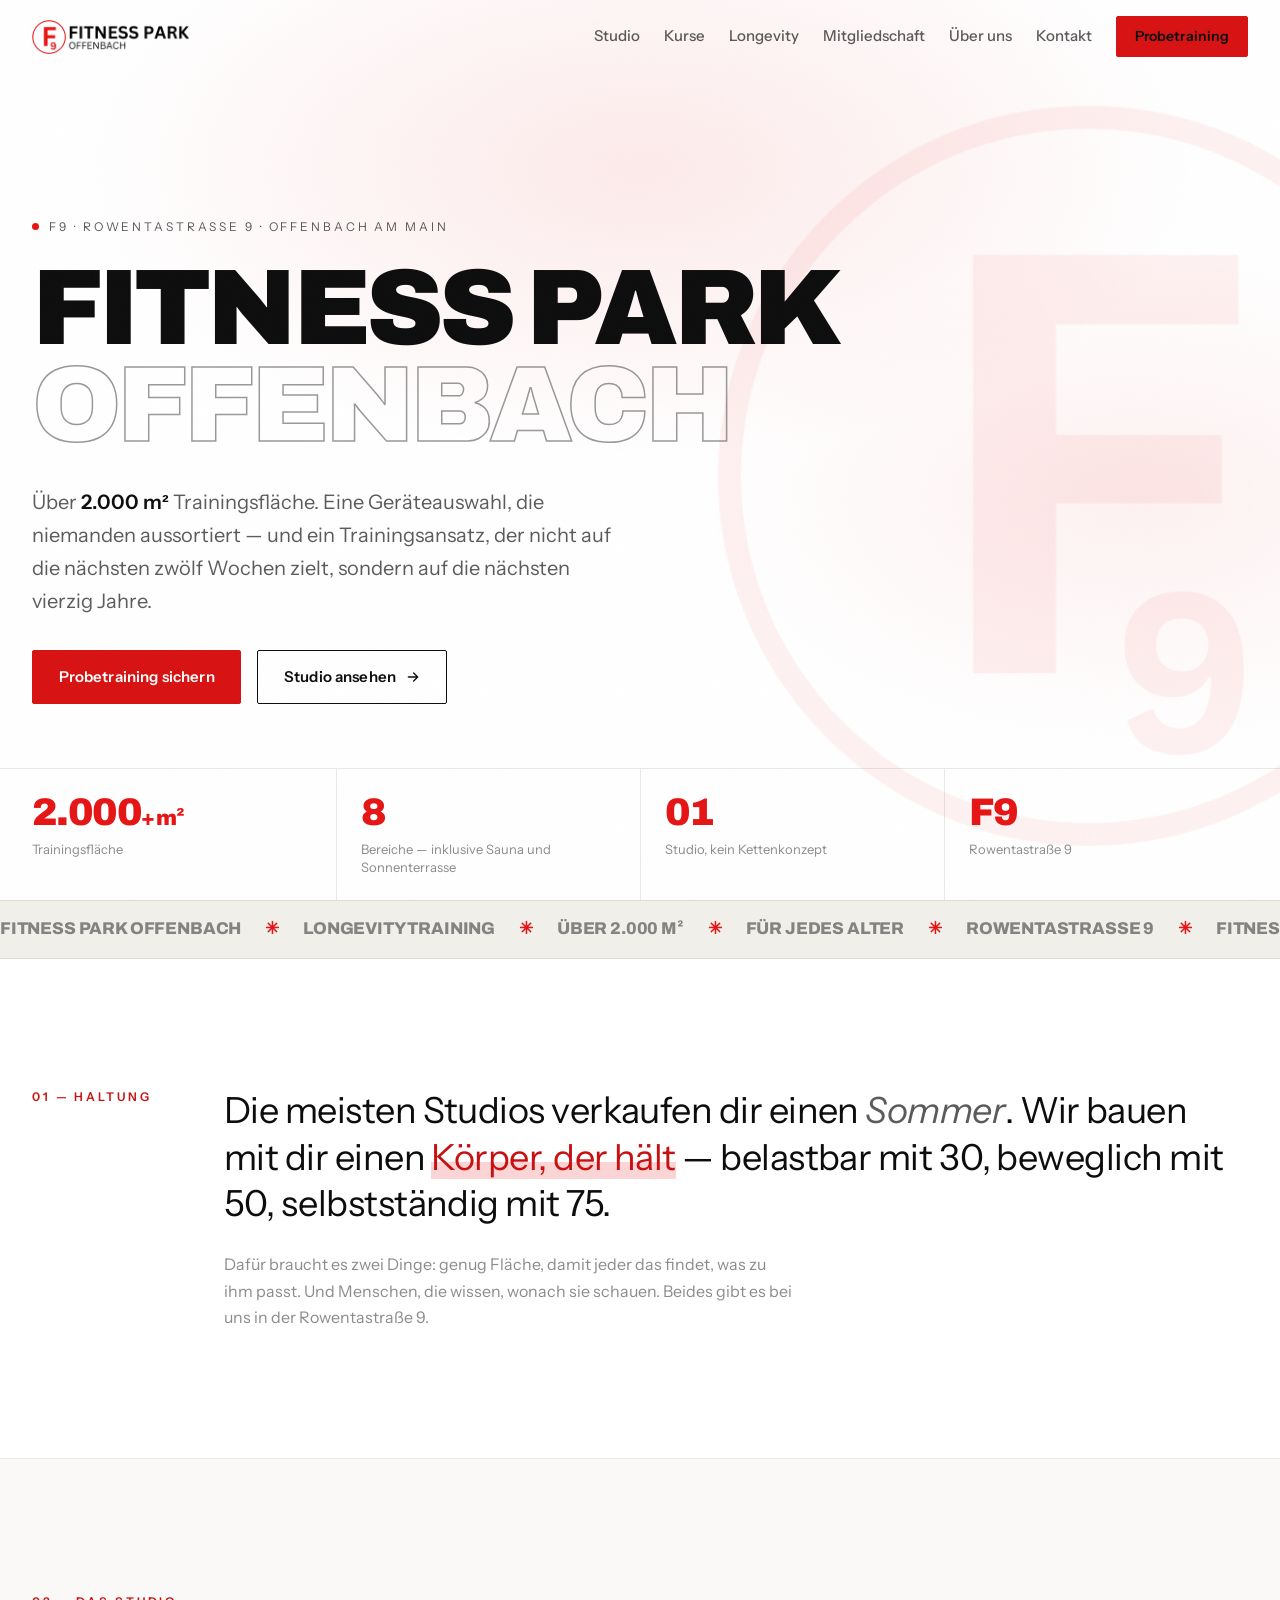
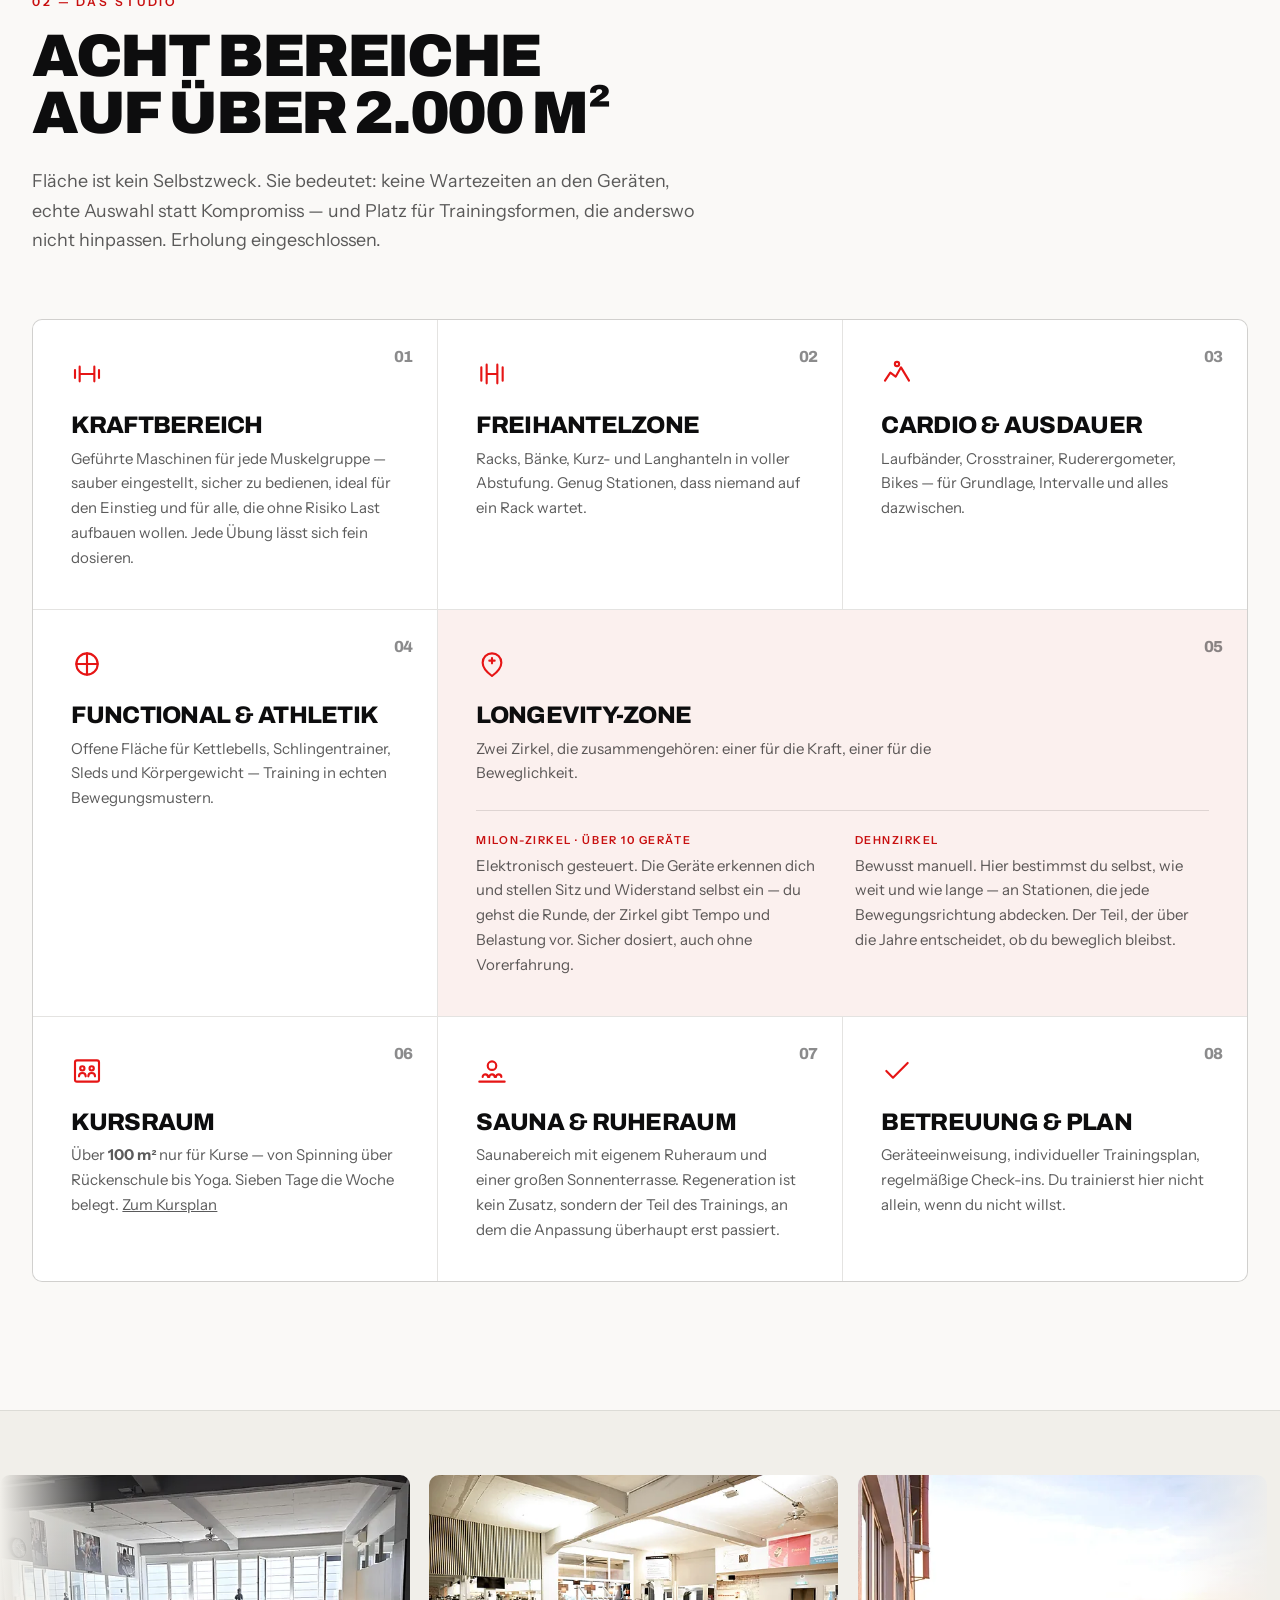
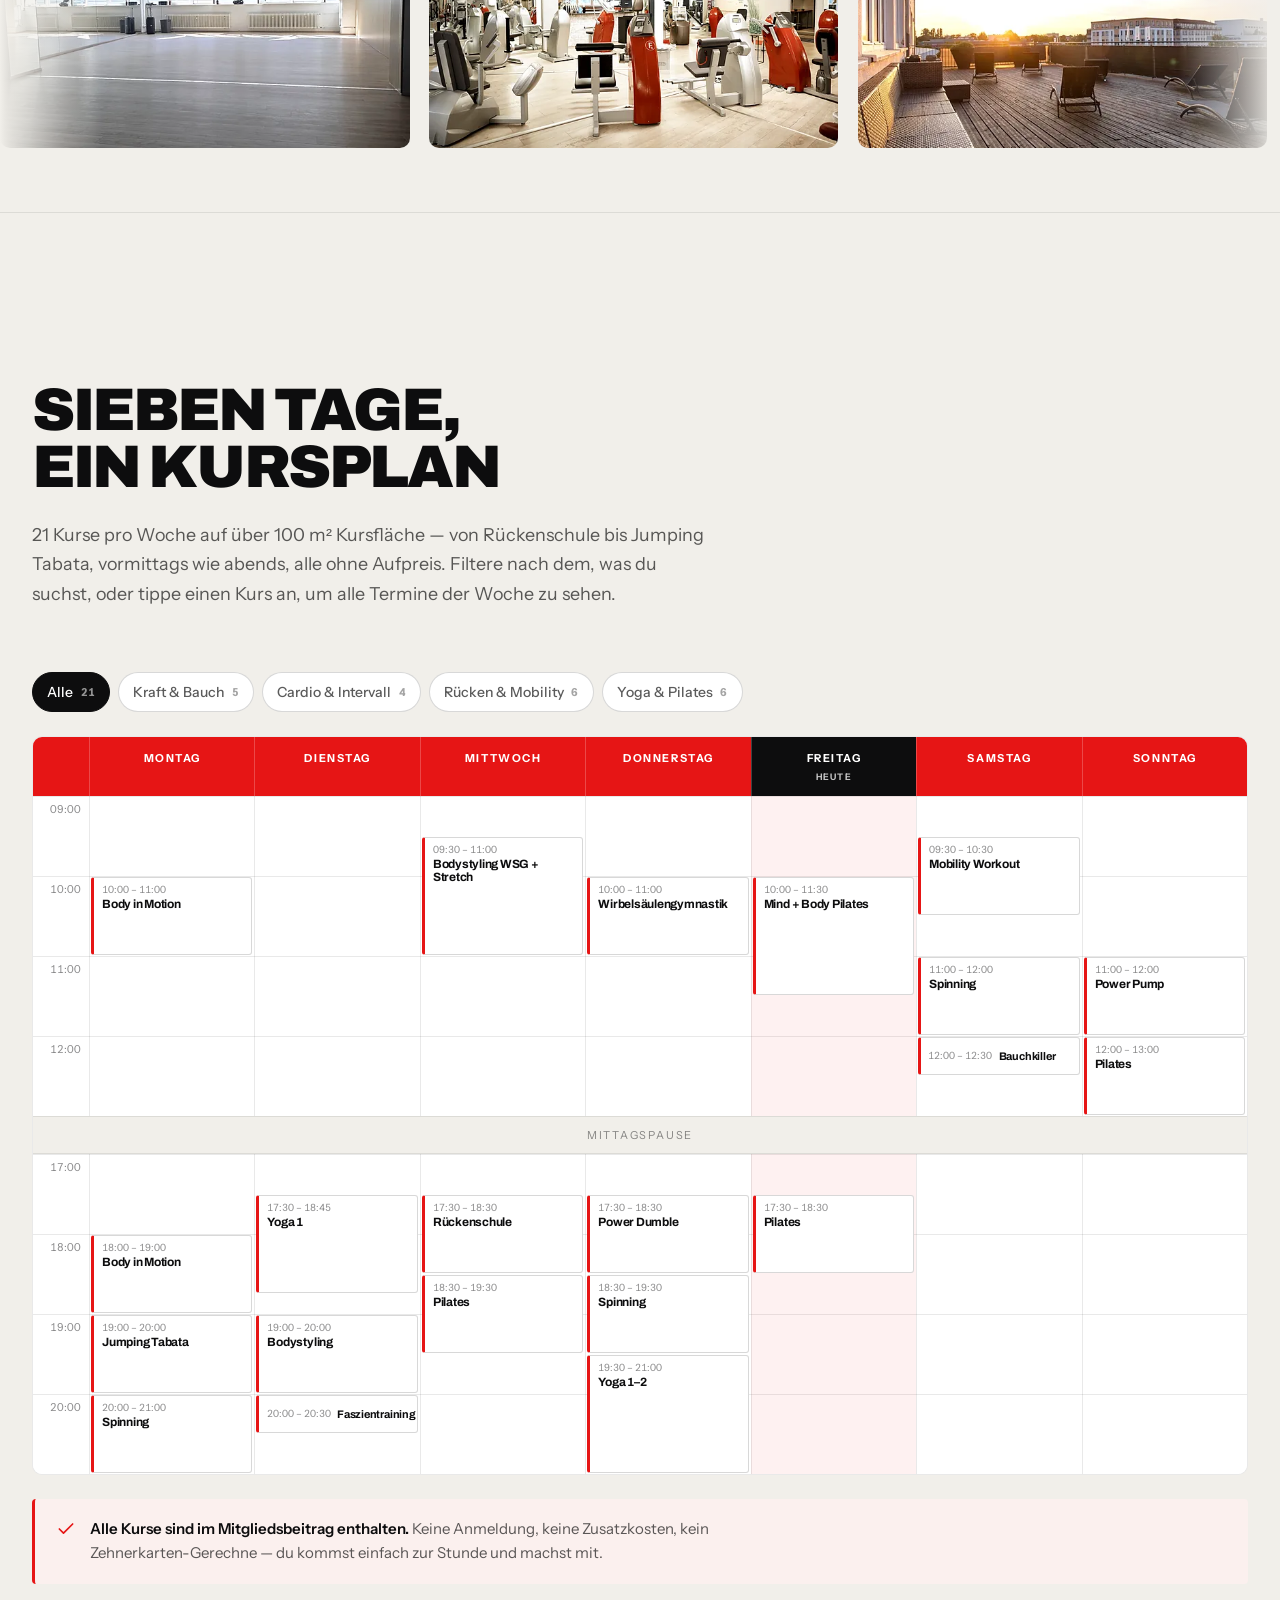
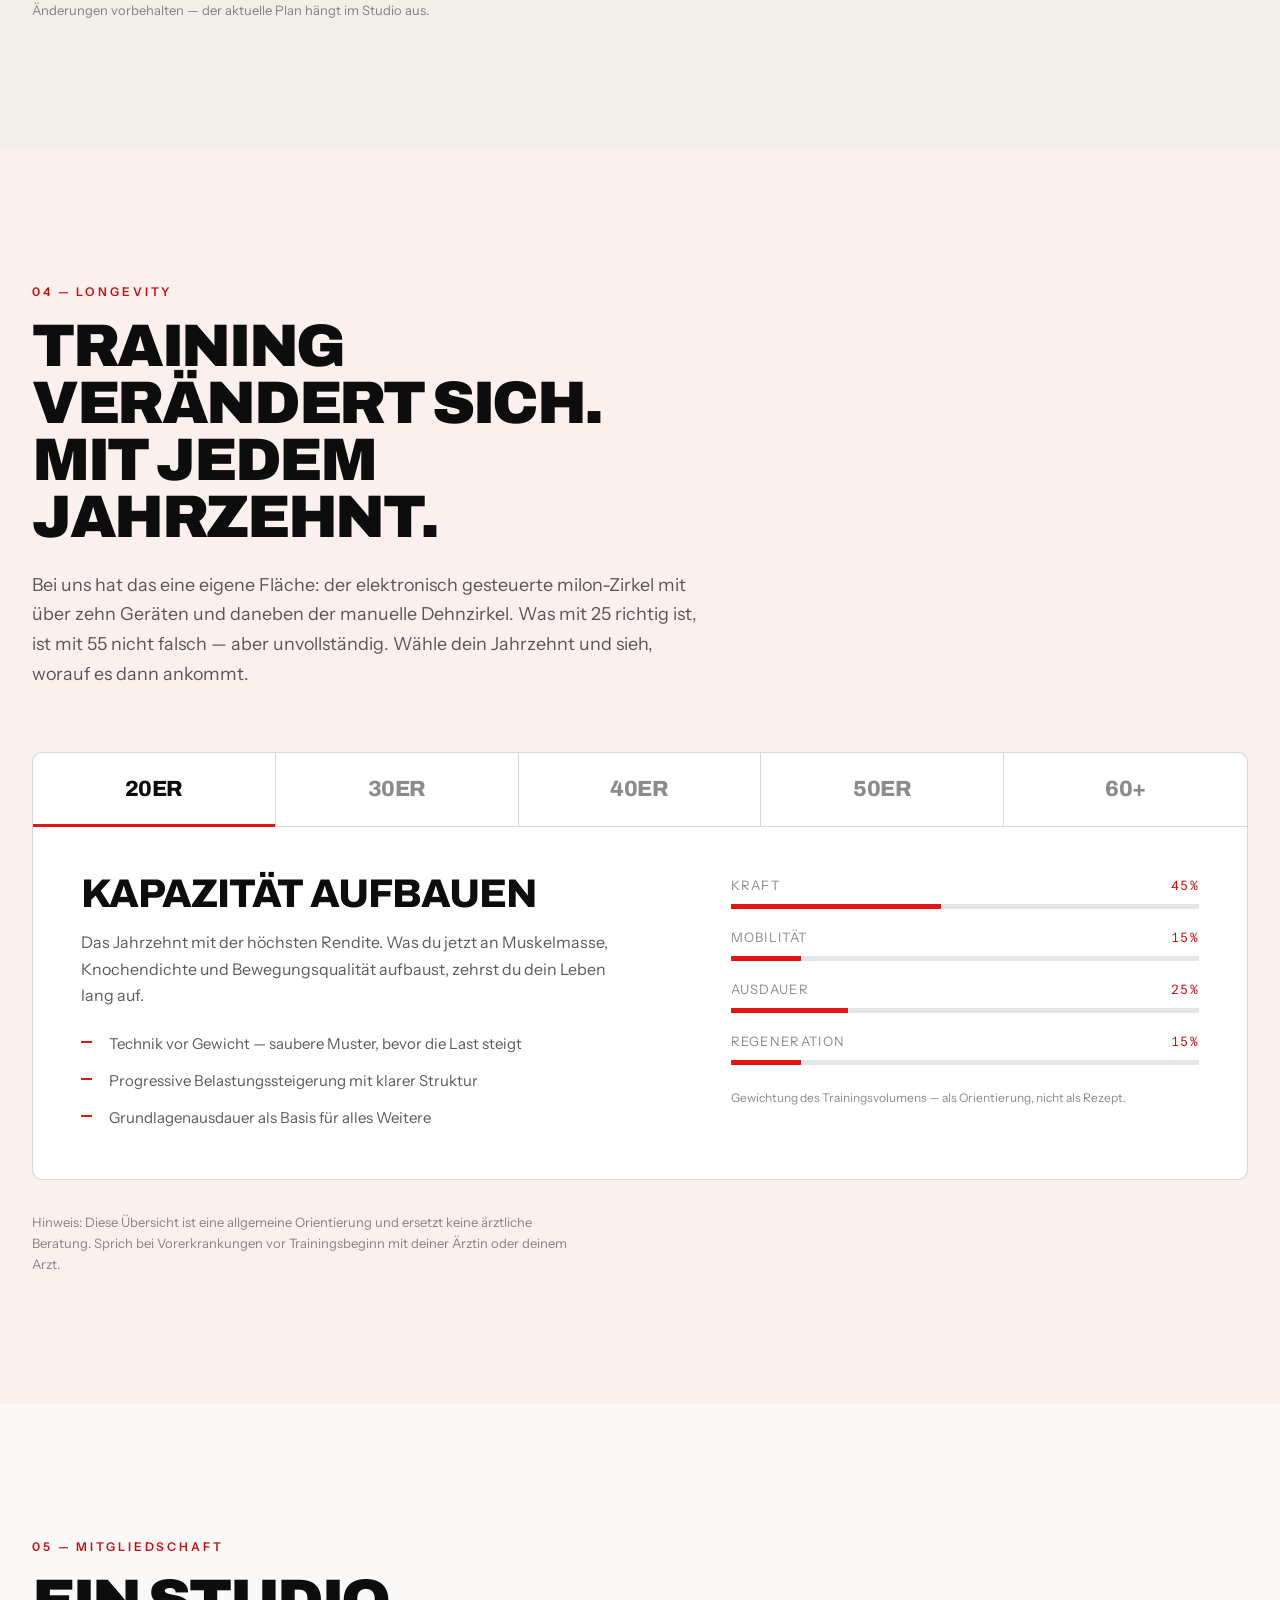
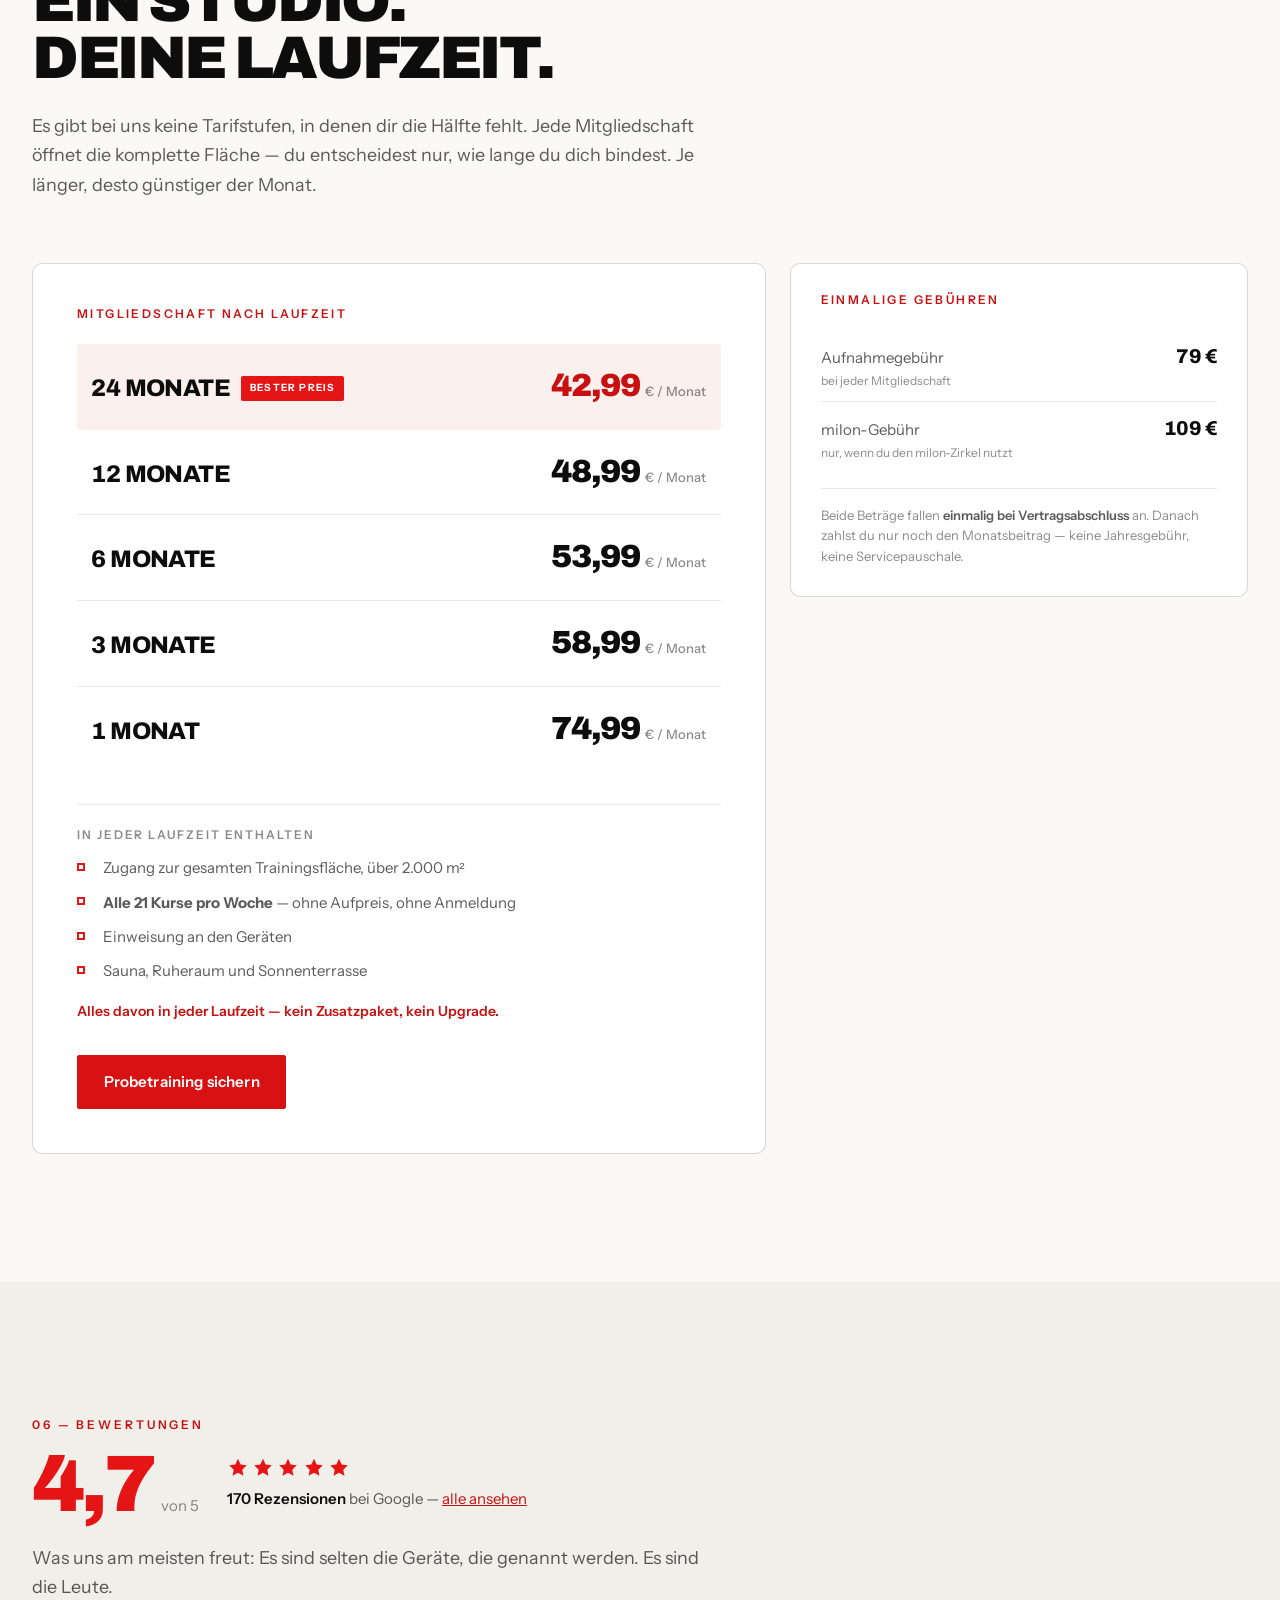
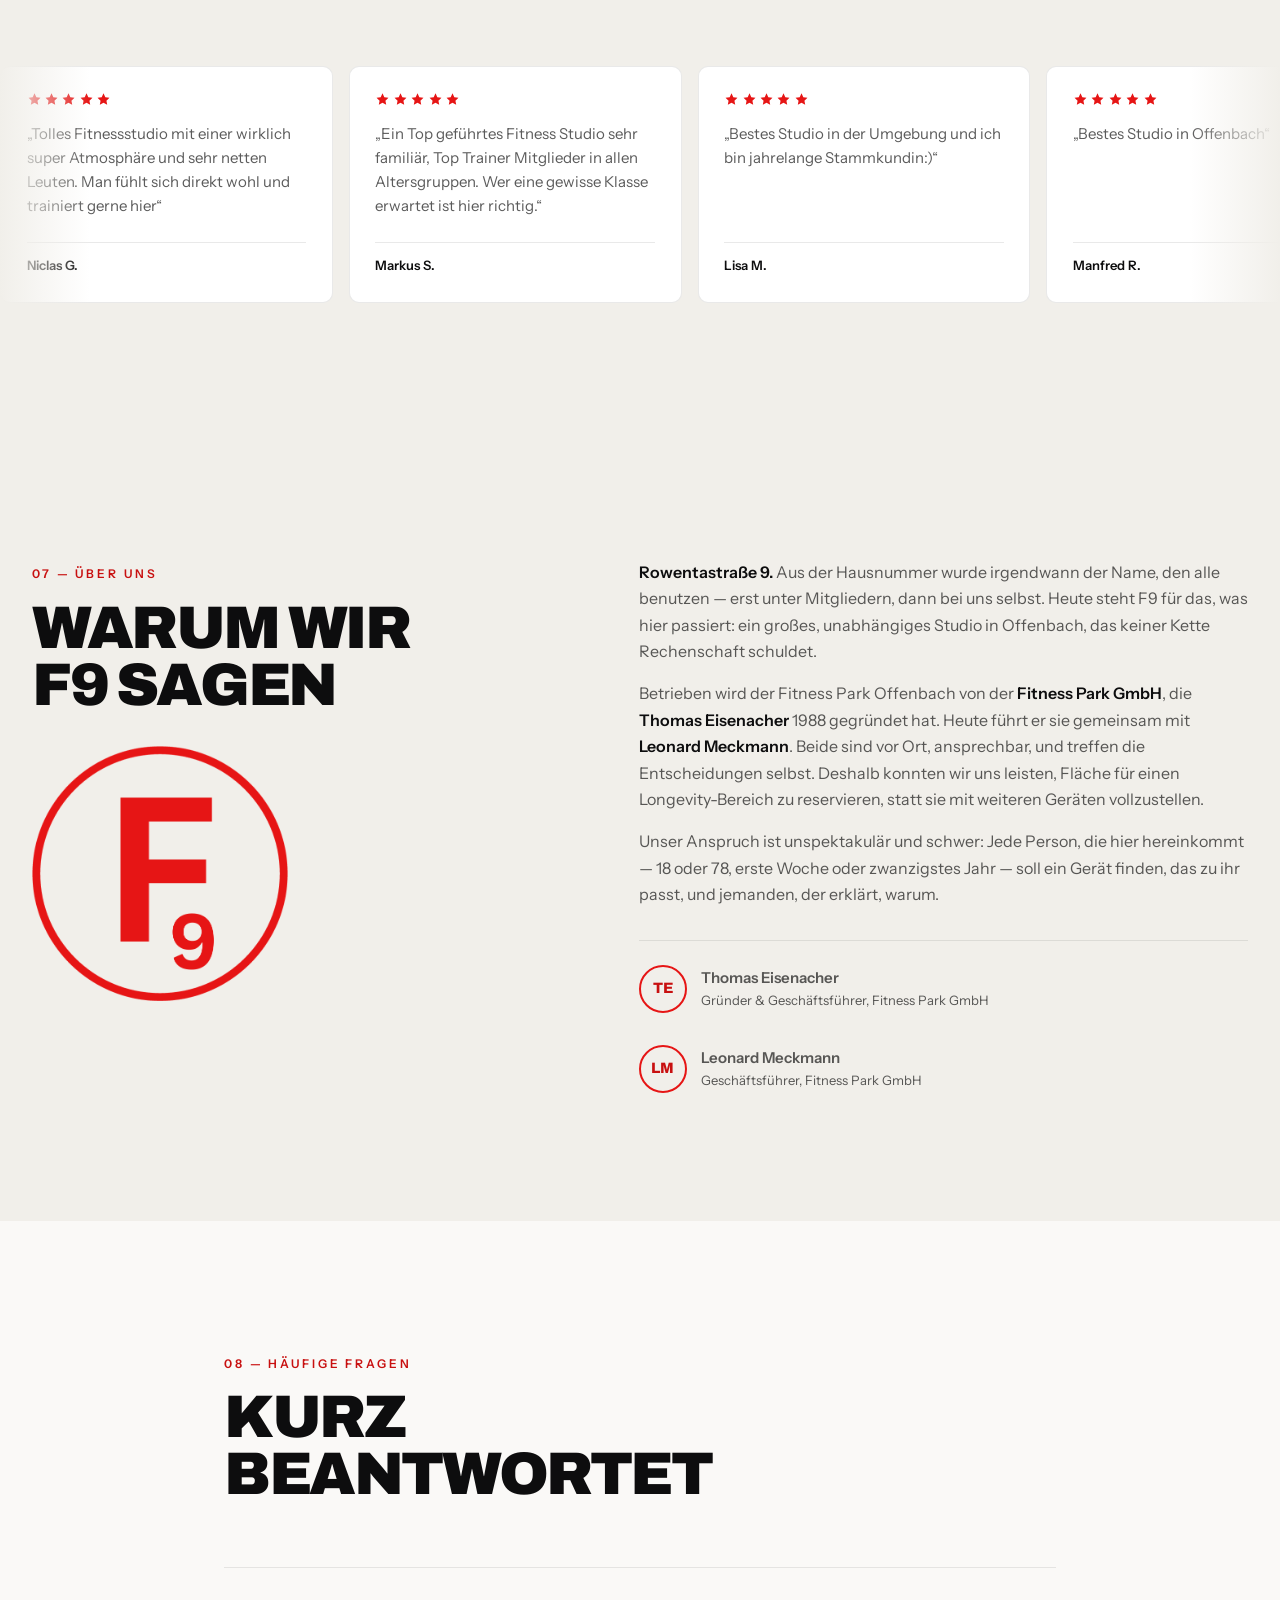
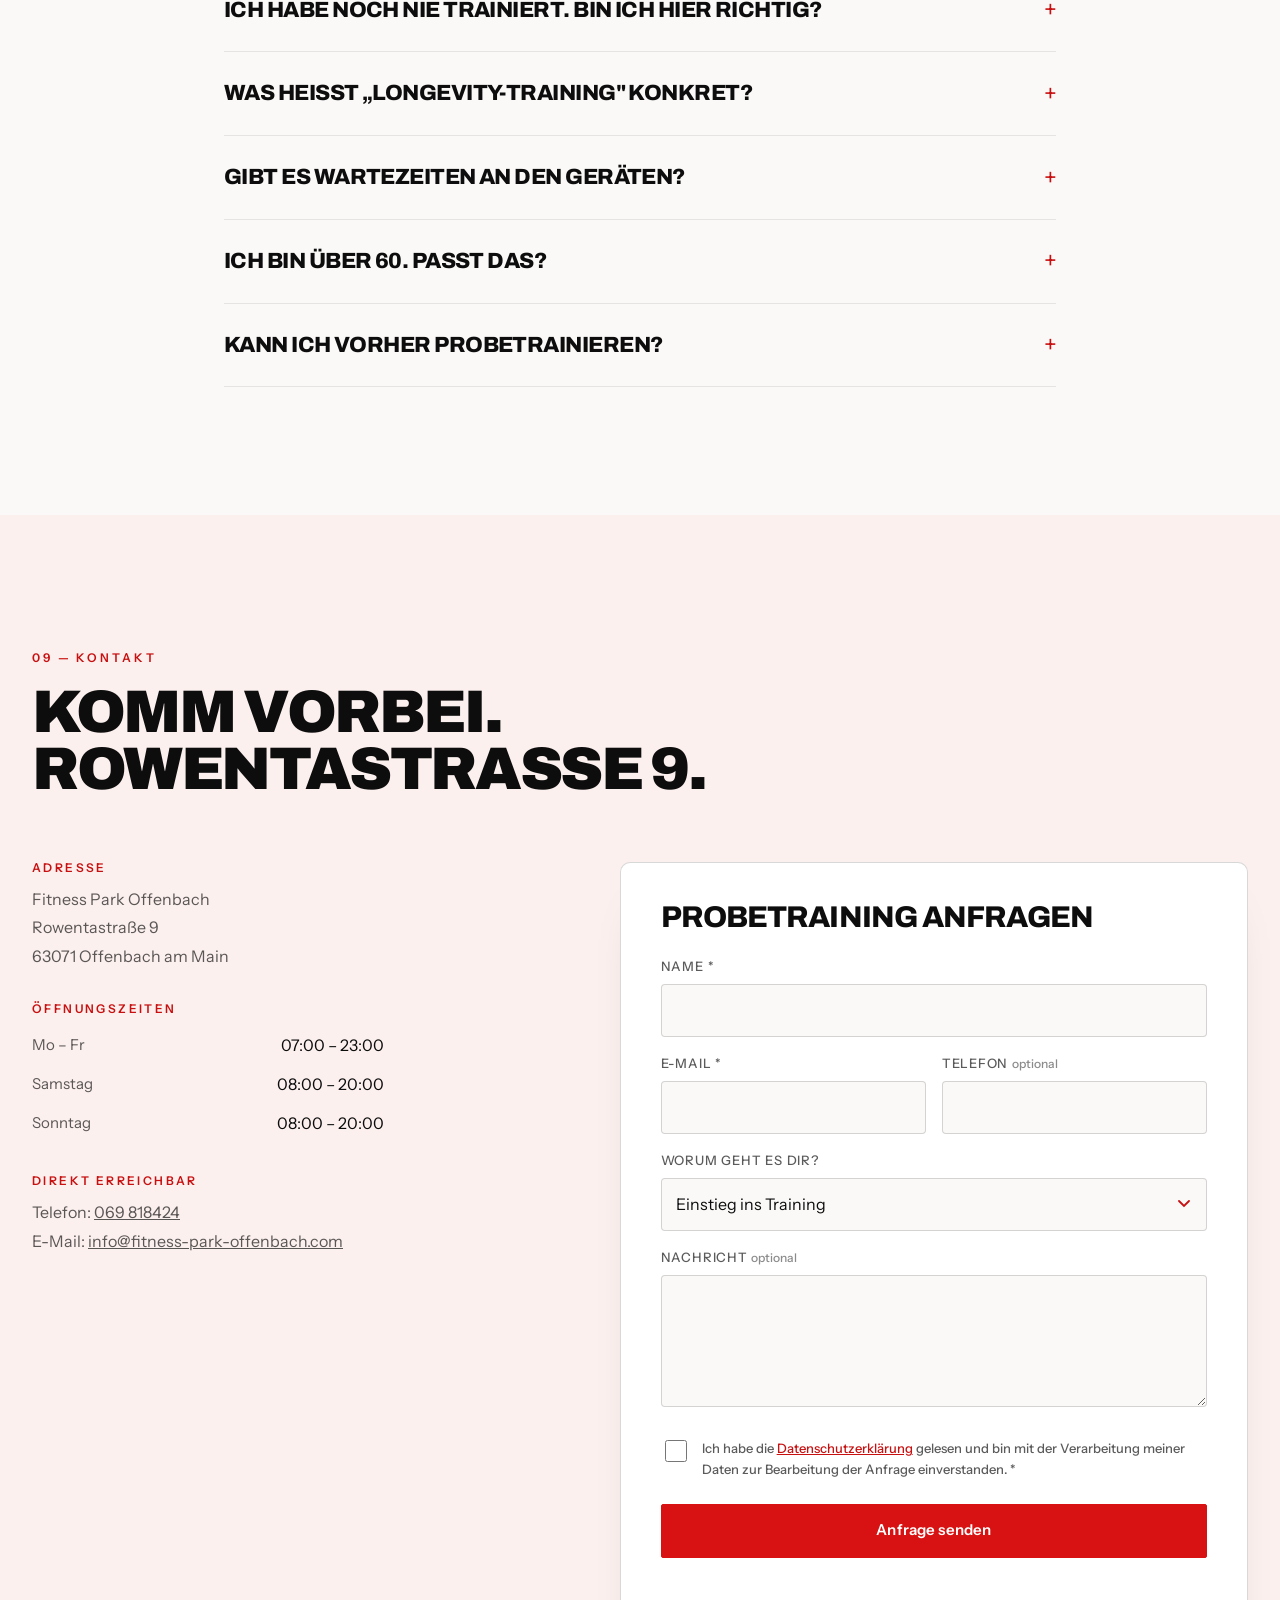
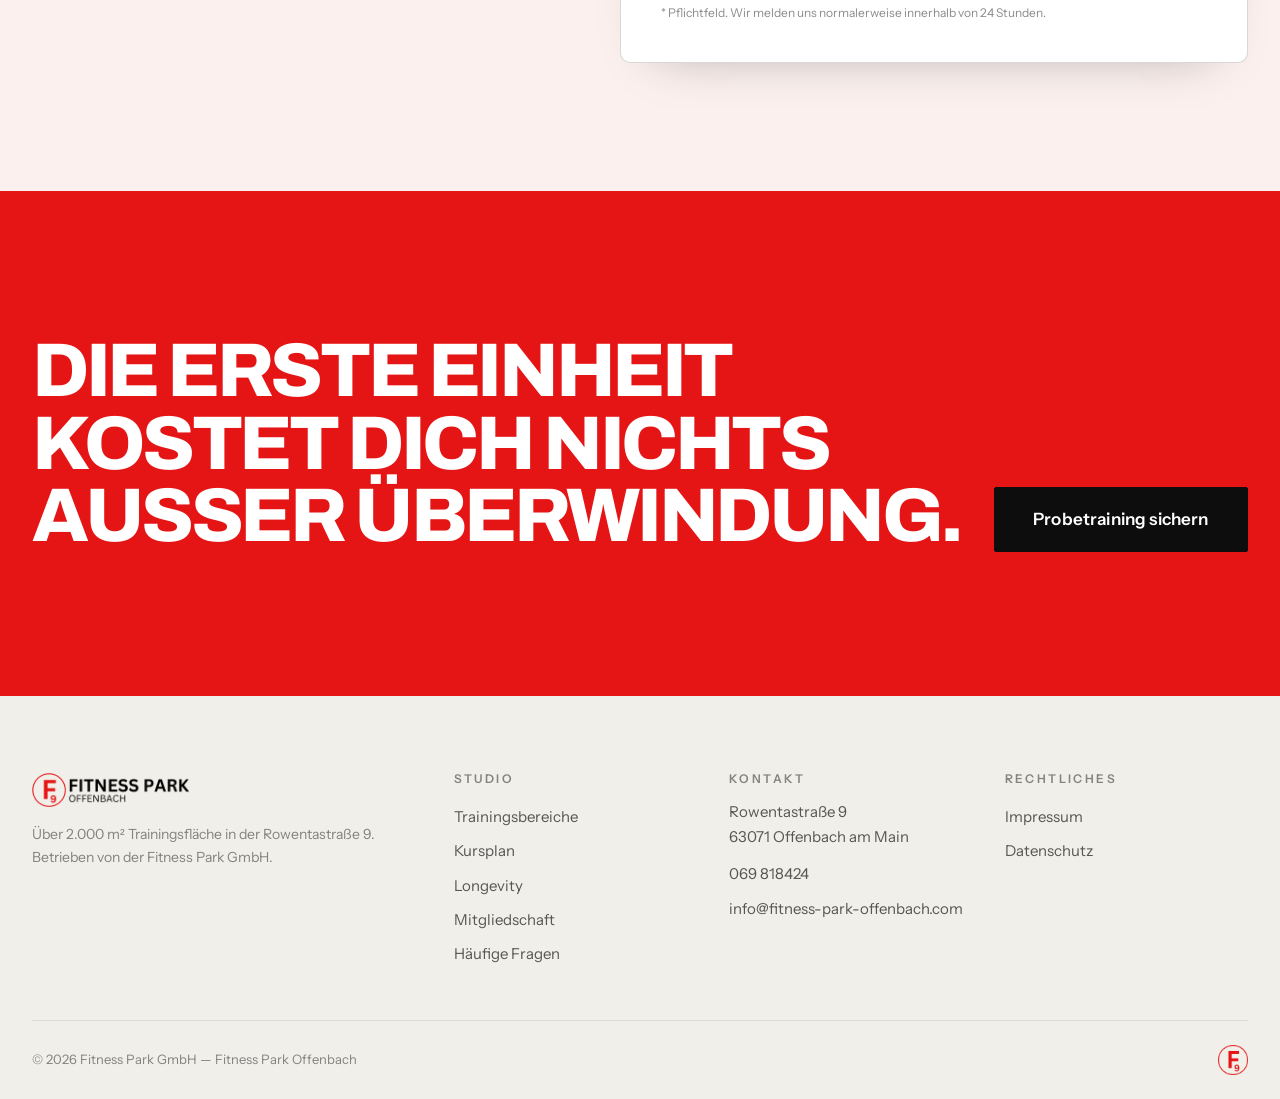
<file: index.html>
<!DOCTYPE html>
<html lang="de">
<head>
<meta charset="utf-8">
<meta name="viewport" content="width=device-width, initial-scale=1">
<title>Fitness Park Offenbach — F9 | Über 2.000 m² Trainingsfläche</title>
<meta name="description" content="Fitness Park Offenbach (F9) in der Rowentastraße 9: über 2.000 m² Trainingsfläche, riesige Geräteauswahl für jedes Alter und jedes Level. Fokus auf nachhaltiges Longevity-Training.">
<meta name="theme-color" content="#FAF9F7">

<meta property="og:type" content="website">
<meta property="og:locale" content="de_DE">
<meta property="og:title" content="Fitness Park Offenbach — F9">
<meta property="og:description" content="Über 2.000 m² Trainingsfläche in der Rowentastraße 9. Training, das dich die nächsten 40 Jahre trägt.">
<meta property="og:site_name" content="Fitness Park Offenbach">

<link rel="icon" type="image/png" sizes="32x32" href="assets/img/favicon-32.png">
<link rel="icon" type="image/png" sizes="512x512" href="assets/img/favicon-512.png">
<link rel="apple-touch-icon" href="assets/img/favicon-180.png">

<link rel="preconnect" href="https://fonts.googleapis.com">
<link rel="preconnect" href="https://fonts.gstatic.com" crossorigin>
<link href="https://fonts.googleapis.com/css2?family=Archivo:wght@500;600;700;800;900&family=Instrument+Sans:ital,wght@0,400;0,500;0,600;0,700;1,400&display=swap" rel="stylesheet">
<link rel="stylesheet" href="assets/css/styles.css?v=1">

<script type="application/ld+json">
{
  "@context": "https://schema.org",
  "@type": "ExerciseGym",
  "name": "Fitness Park Offenbach",
  "alternateName": "F9",
  "description": "Fitnessstudio mit über 2.000 m² Trainingsfläche in Offenbach. Riesige Geräteauswahl für jedes Alter und jedes Level, mit Fokus auf nachhaltiges Longevity-Training.",
  "address": {
    "@type": "PostalAddress",
    "streetAddress": "Rowentastraße 9",
    "postalCode": "63071",
    "addressLocality": "Offenbach am Main",
    "addressCountry": "DE"
  },
  "telephone": "+49 69 818424",
  "email": "info@fitness-park-offenbach.com",
  "openingHoursSpecification": [
    {
      "@type": "OpeningHoursSpecification",
      "dayOfWeek": ["Monday","Tuesday","Wednesday","Thursday","Friday"],
      "opens": "07:00",
      "closes": "23:00"
    },
    {
      "@type": "OpeningHoursSpecification",
      "dayOfWeek": ["Saturday","Sunday"],
      "opens": "08:00",
      "closes": "20:00"
    }
  ],
  "parentOrganization": {
    "@type": "Organization",
    "name": "Fitness Park GmbH",
    "foundingDate": "1988"
  }
}
</script>
</head>
<body>

<a class="skip-link" href="#main">Zum Inhalt springen</a>

<!-- ============ NAV ============ -->
<header class="nav" id="nav">
  <div class="nav__inner">
    <a class="brand" href="#top" aria-label="Fitness Park Offenbach — Startseite">
      <img src="assets/img/logo-lockup-light.png" alt="Fitness Park Offenbach" width="1296" height="280">
    </a>

    <nav class="nav__links" id="navLinks" aria-label="Hauptnavigation">
      <a href="#studio">Studio</a>
      <a href="#kurse">Kurse</a>
      <a href="#longevity">Longevity</a>
      <a href="#mitgliedschaft">Mitgliedschaft</a>
      <a href="#ueber-uns">Über uns</a>
      <a href="#kontakt">Kontakt</a>
      <a class="btn btn--sm btn--primary nav__cta" href="#kontakt">Probetraining</a>
    </nav>

    <button class="burger" id="burger" aria-label="Menü öffnen" aria-expanded="false" aria-controls="navLinks">
      <span></span><span></span>
    </button>
  </div>
</header>

<main id="main">

<!-- ============ HERO ============ -->
<section class="hero" id="top">
  <div class="hero__glow" aria-hidden="true"></div>

  <img class="hero__watermark" src="assets/img/logo-mark.png" alt="" aria-hidden="true" width="627" height="626">

  <div class="wrap hero__inner">
    <p class="hero__eyebrow reveal">
      <span class="dot" aria-hidden="true"></span>
      F9 · Rowentastraße 9 · Offenbach am Main
    </p>

    <h1 class="hero__title">
      <span class="reveal" style="--d:.05s">Fitness Park</span>
      <span class="reveal hero__title--out" style="--d:.12s">Offenbach</span>
    </h1>

    <p class="hero__lead reveal" style="--d:.28s">
      Über <strong>2.000 m²</strong> Trainingsfläche. Eine Geräteauswahl, die
      niemanden aussortiert — und ein Trainingsansatz, der nicht auf die nächsten
      zwölf Wochen zielt, sondern auf die nächsten vierzig Jahre.
    </p>

    <div class="hero__actions reveal" style="--d:.35s">
      <a class="btn btn--primary" href="#kontakt">Probetraining sichern</a>
      <a class="btn btn--ghost" href="#studio">
        Studio ansehen
        <svg width="16" height="16" viewBox="0 0 24 24" fill="none" stroke="currentColor" stroke-width="2" stroke-linecap="round" stroke-linejoin="round" aria-hidden="true"><path d="M5 12h14M13 6l6 6-6 6"/></svg>
      </a>
    </div>
  </div>

  <div class="hero__stats">
    <div class="wrap hero__stats-grid">
      <div class="stat reveal" style="--d:.42s">
        <span class="stat__num"><span data-count="2000">0</span><span class="stat__suf">+ m²</span></span>
        <span class="stat__label">Trainingsfläche</span>
      </div>
      <div class="stat reveal" style="--d:.48s">
        <span class="stat__num"><span data-count="8">0</span></span>
        <span class="stat__label">Bereiche — inklusive Sauna und Sonnenterrasse</span>
      </div>
      <div class="stat reveal" style="--d:.54s">
        <span class="stat__num">01</span>
        <span class="stat__label">Studio, kein Kettenkonzept</span>
      </div>
      <div class="stat reveal" style="--d:.60s">
        <span class="stat__num">F9</span>
        <span class="stat__label">Rowentastraße 9</span>
      </div>
    </div>
  </div>
</section>

<!-- ============ MARQUEE ============ -->
<div class="marquee" aria-hidden="true">
  <div class="marquee__track">
    <span>Fitness Park Offenbach</span><span class="marquee__sep">✳</span>
    <span>Longevity Training</span><span class="marquee__sep">✳</span>
    <span>Über 2.000 m²</span><span class="marquee__sep">✳</span>
    <span>Für jedes Alter</span><span class="marquee__sep">✳</span>
    <span>Rowentastraße 9</span><span class="marquee__sep">✳</span>
    <span>Fitness Park Offenbach</span><span class="marquee__sep">✳</span>
    <span>Longevity Training</span><span class="marquee__sep">✳</span>
    <span>Über 2.000 m²</span><span class="marquee__sep">✳</span>
    <span>Für jedes Alter</span><span class="marquee__sep">✳</span>
    <span>Rowentastraße 9</span><span class="marquee__sep">✳</span>
  </div>
</div>

<!-- ============ MANIFEST ============ -->
<section class="manifest">
  <div class="wrap manifest__grid">
    <p class="sec-label reveal">01 — Haltung</p>
    <div class="manifest__body">
      <h2 class="manifest__text reveal">
        Die meisten Studios verkaufen dir einen <em>Sommer</em>.
        Wir bauen mit dir einen <span class="hl">Körper, der hält</span> —
        belastbar mit 30, beweglich mit 50, selbstständig mit 75.
      </h2>
      <p class="manifest__note reveal" style="--d:.1s">
        Dafür braucht es zwei Dinge: genug Fläche, damit jeder das findet, was zu
        ihm passt. Und Menschen, die wissen, wonach sie schauen. Beides gibt es
        bei uns in der Rowentastraße 9.
      </p>
    </div>
  </div>
</section>

<!-- ============ STUDIO / BEREICHE ============ -->
<section class="section" id="studio">
  <div class="wrap">
    <header class="sec-head">
      <p class="sec-label reveal">02 — Das Studio</p>
      <h2 class="sec-title reveal" style="--d:.06s">Acht Bereiche<br>auf über 2.000&nbsp;m²</h2>
      <p class="sec-lead reveal" style="--d:.12s">
        Fläche ist kein Selbstzweck. Sie bedeutet: keine Wartezeiten an den
        Geräten, echte Auswahl statt Kompromiss — und Platz für Trainingsformen,
        die anderswo nicht hinpassen. Erholung eingeschlossen.
      </p>
    </header>

    <div class="bento">
      <article class="card reveal">
        <span class="card__num">01</span>
        <div class="card__icon" aria-hidden="true">
          <svg viewBox="0 0 24 24" fill="none" stroke="currentColor" stroke-width="1.6" stroke-linecap="round" stroke-linejoin="round"><path d="M6.5 6.5v11M17.5 6.5v11M3 9v6M21 9v6M6.5 12h11"/></svg>
        </div>
        
        <h3 class="card__title">Kraftbereich</h3>
        <p class="card__text">
          Geführte Maschinen für jede Muskelgruppe — sauber eingestellt, sicher
          zu bedienen, ideal für den Einstieg und für alle, die ohne Risiko
          Last aufbauen wollen. Jede Übung lässt sich fein dosieren.
        </p>
      
      </article>

      <article class="card reveal" style="--d:.06s">
        <span class="card__num">02</span>
        <div class="card__icon" aria-hidden="true">
          <svg viewBox="0 0 24 24" fill="none" stroke="currentColor" stroke-width="1.6" stroke-linecap="round" stroke-linejoin="round"><path d="M4 7v10M8 5v14M16 5v14M20 7v10M8 12h8"/></svg>
        </div>
        <h3 class="card__title">Freihantelzone</h3>
        <p class="card__text">
          Racks, Bänke, Kurz- und Langhanteln in voller Abstufung. Genug
          Stationen, dass niemand auf ein Rack wartet.
        </p>
      </article>

      <article class="card reveal" style="--d:.12s">
        <span class="card__num">03</span>
        <div class="card__icon" aria-hidden="true">
          <svg viewBox="0 0 24 24" fill="none" stroke="currentColor" stroke-width="1.6" stroke-linecap="round" stroke-linejoin="round"><path d="M3 17l4-6 4 3 4-7 6 10"/><circle cx="12" cy="4.5" r="1.6"/></svg>
        </div>
        
        <h3 class="card__title">Cardio &amp; Ausdauer</h3>
        <p class="card__text">
          Laufbänder, Crosstrainer, Ruderergometer, Bikes — für Grundlage,
          Intervalle und alles dazwischen.
        </p>
      
      </article>

      <article class="card reveal" style="--d:.06s">
        <span class="card__num">04</span>
        <div class="card__icon" aria-hidden="true">
          <svg viewBox="0 0 24 24" fill="none" stroke="currentColor" stroke-width="1.6" stroke-linecap="round" stroke-linejoin="round"><circle cx="12" cy="12" r="8"/><path d="M12 4v16M4 12h16"/></svg>
        </div>
        <h3 class="card__title">Functional &amp; Athletik</h3>
        <p class="card__text">
          Offene Fläche für Kettlebells, Schlingentrainer, Sleds und
          Körpergewicht — Training in echten Bewegungsmustern.
        </p>
      </article>

      <article class="card card--accent reveal" style="--d:.12s">
        <span class="card__num">05</span>
        <div class="card__icon" aria-hidden="true">
          <svg viewBox="0 0 24 24" fill="none" stroke="currentColor" stroke-width="1.6" stroke-linecap="round" stroke-linejoin="round"><path d="M12 21c-4-3-7-6.5-7-10a7 7 0 0114 0c0 3.5-3 7-7 10z"/><path d="M12 11.5v-4M10 9.5h4"/></svg>
        </div>
        
        <h3 class="card__title">Longevity-Zone</h3>
        <p class="card__text">
          Zwei Zirkel, die zusammengehören: einer für die Kraft, einer für die
          Beweglichkeit.
        </p>

        <div class="card__split">
          <div class="card__sub">
            <h4>milon-Zirkel · über 10 Geräte</h4>
            <p>
              Elektronisch gesteuert. Die Geräte erkennen dich und stellen
              Sitz und Widerstand selbst ein — du gehst die Runde, der Zirkel
              gibt Tempo und Belastung vor. Sicher dosiert, auch ohne
              Vorerfahrung.
            </p>
          </div>
          <div class="card__sub">
            <h4>Dehnzirkel</h4>
            <p>
              Bewusst manuell. Hier bestimmst du selbst, wie weit und wie lange
              — an Stationen, die jede Bewegungsrichtung abdecken. Der Teil, der
              über die Jahre entscheidet, ob du beweglich bleibst.
            </p>
          </div>
        </div>
      
      </article>

      <article class="card reveal" style="--d:.18s">
        <span class="card__num">06</span>
        <div class="card__icon" aria-hidden="true">
          <svg viewBox="0 0 24 24" fill="none" stroke="currentColor" stroke-width="1.6" stroke-linecap="round" stroke-linejoin="round"><rect x="3" y="4" width="18" height="16" rx="1.5"/><circle cx="8.5" cy="10" r="1.6"/><circle cx="15.5" cy="10" r="1.6"/><path d="M6 16c0-1.5 1.1-2.5 2.5-2.5S11 14.5 11 16M13 16c0-1.5 1.1-2.5 2.5-2.5S18 14.5 18 16"/></svg>
        </div>
        <h3 class="card__title">Kursraum</h3>
        <p class="card__text">
          Über <strong>100 m²</strong> nur für Kurse — von Spinning über
          Rückenschule bis Yoga. Sieben Tage die Woche belegt.
          <a href="#kurse">Zum Kursplan</a>
        </p>
      </article>

      <article class="card reveal" style="--d:.24s">
        <span class="card__num">07</span>
        <div class="card__icon" aria-hidden="true">
          <svg viewBox="0 0 24 24" fill="none" stroke="currentColor" stroke-width="1.6" stroke-linecap="round" stroke-linejoin="round"><circle cx="12" cy="8" r="3.2"/><path d="M2.5 20h19M5 16.5c0-1.2 1-2 2-2s2 .8 2 2M15 16.5c0-1.2 1-2 2-2s2 .8 2 2M10 16.5c0-1.2 1-2 2-2s2 .8 2 2"/></svg>
        </div>
        
        <h3 class="card__title">Sauna &amp; Ruheraum</h3>
        <p class="card__text">
          Saunabereich mit eigenem Ruheraum und einer großen Sonnenterrasse.
          Regeneration ist kein Zusatz, sondern der Teil des Trainings, an dem
          die Anpassung überhaupt erst passiert.
        </p>
      
      </article>

      <article class="card reveal" style="--d:.24s">
        <span class="card__num">08</span>
        <div class="card__icon" aria-hidden="true">
          <svg viewBox="0 0 24 24" fill="none" stroke="currentColor" stroke-width="1.6" stroke-linecap="round" stroke-linejoin="round"><path d="M20 6L9 17l-5-5"/></svg>
        </div>
        <h3 class="card__title">Betreuung &amp; Plan</h3>
        <p class="card__text">
          Geräteeinweisung, individueller Trainingsplan, regelmäßige Check-ins.
          Du trainierst hier nicht allein, wenn du nicht willst.
        </p>
      </article>
    </div>
  </div>
</section>

<!-- ============ BILDSTREIFEN ============ -->
<section class="lauf" aria-label="Eindrücke aus dem Studio">
  <div class="lauf__spur">
      <figure class="lauf__bild">
        <picture>
          <source type="image/webp" srcset="assets/img/fotos/kursraum-600.webp 600w, assets/img/fotos/kursraum-900.webp 900w" sizes="(max-width: 700px) 72vw, 30rem">
          <img src="assets/img/fotos/kursraum-900.jpg" srcset="assets/img/fotos/kursraum-600.jpg 600w, assets/img/fotos/kursraum-900.jpg 900w" sizes="(max-width: 700px) 72vw, 30rem"
               alt="Kursraum mit Spiegelwand und Fensterfront, über 100 m²" width="900" height="600" loading="lazy" decoding="async">
        </picture>
      </figure>
      <figure class="lauf__bild">
        <picture>
          <source type="image/webp" srcset="assets/img/fotos/milon-600.webp 600w, assets/img/fotos/milon-900.webp 900w" sizes="(max-width: 700px) 72vw, 30rem">
          <img src="assets/img/fotos/milon-900.jpg" srcset="assets/img/fotos/milon-600.jpg 600w, assets/img/fotos/milon-900.jpg 900w" sizes="(max-width: 700px) 72vw, 30rem"
               alt="milon-Zirkel mit über zehn elektronisch gesteuerten Geräten" width="900" height="600" loading="lazy" decoding="async">
        </picture>
      </figure>
      <figure class="lauf__bild">
        <picture>
          <source type="image/webp" srcset="assets/img/fotos/terrasse-600.webp 600w, assets/img/fotos/terrasse-900.webp 900w" sizes="(max-width: 700px) 72vw, 30rem">
          <img src="assets/img/fotos/terrasse-900.jpg" srcset="assets/img/fotos/terrasse-600.jpg 600w, assets/img/fotos/terrasse-900.jpg 900w" sizes="(max-width: 700px) 72vw, 30rem"
               alt="Sonnenterrasse mit Liegen bei Sonnenuntergang" width="900" height="600" loading="lazy" decoding="async">
        </picture>
      </figure>
      <figure class="lauf__bild">
        <picture>
          <source type="image/webp" srcset="assets/img/fotos/cardio-600.webp 600w, assets/img/fotos/cardio-900.webp 900w" sizes="(max-width: 700px) 72vw, 30rem">
          <img src="assets/img/fotos/cardio-900.jpg" srcset="assets/img/fotos/cardio-600.jpg 600w, assets/img/fotos/cardio-900.jpg 900w" sizes="(max-width: 700px) 72vw, 30rem"
               alt="Cardiobereich mit Crosstrainern, Laufbändern und Ergometern" width="900" height="600" loading="lazy" decoding="async">
        </picture>
      </figure>
      <figure class="lauf__bild">
        <picture>
          <source type="image/webp" srcset="assets/img/fotos/sauna-600.webp 600w, assets/img/fotos/sauna-900.webp 900w" sizes="(max-width: 700px) 72vw, 30rem">
          <img src="assets/img/fotos/sauna-900.jpg" srcset="assets/img/fotos/sauna-600.jpg 600w, assets/img/fotos/sauna-900.jpg 900w" sizes="(max-width: 700px) 72vw, 30rem"
               alt="Empfangsbereich des Saunabereichs mit Ruheraum" width="900" height="600" loading="lazy" decoding="async">
        </picture>
      </figure>
      <figure class="lauf__bild">
        <picture>
          <source type="image/webp" srcset="assets/img/fotos/kraftbereich-600.webp 600w, assets/img/fotos/kraftbereich-900.webp 900w" sizes="(max-width: 700px) 72vw, 30rem">
          <img src="assets/img/fotos/kraftbereich-900.jpg" srcset="assets/img/fotos/kraftbereich-600.jpg 600w, assets/img/fotos/kraftbereich-900.jpg 900w" sizes="(max-width: 700px) 72vw, 30rem"
               alt="Kraftbereich mit geführten Maschinen und Spiegelwand" width="900" height="600" loading="lazy" decoding="async">
        </picture>
      </figure>
      <figure class="lauf__bild">
        <picture>
          <source type="image/webp" srcset="assets/img/fotos/umkleide-600.webp 600w, assets/img/fotos/umkleide-900.webp 900w" sizes="(max-width: 700px) 72vw, 30rem">
          <img src="assets/img/fotos/umkleide-900.jpg" srcset="assets/img/fotos/umkleide-600.jpg 600w, assets/img/fotos/umkleide-900.jpg 900w" sizes="(max-width: 700px) 72vw, 30rem"
               alt="Umkleide mit Schränken, Sitzbank und Backsteinwand" width="900" height="600" loading="lazy" decoding="async">
        </picture>
      </figure>
      <figure class="lauf__bild" aria-hidden="true">
        <picture>
          <source type="image/webp" srcset="assets/img/fotos/kursraum-600.webp 600w, assets/img/fotos/kursraum-900.webp 900w" sizes="(max-width: 700px) 72vw, 30rem">
          <img src="assets/img/fotos/kursraum-900.jpg" srcset="assets/img/fotos/kursraum-600.jpg 600w, assets/img/fotos/kursraum-900.jpg 900w" sizes="(max-width: 700px) 72vw, 30rem"
               alt="" width="900" height="600" loading="lazy" decoding="async">
        </picture>
      </figure>
      <figure class="lauf__bild" aria-hidden="true">
        <picture>
          <source type="image/webp" srcset="assets/img/fotos/milon-600.webp 600w, assets/img/fotos/milon-900.webp 900w" sizes="(max-width: 700px) 72vw, 30rem">
          <img src="assets/img/fotos/milon-900.jpg" srcset="assets/img/fotos/milon-600.jpg 600w, assets/img/fotos/milon-900.jpg 900w" sizes="(max-width: 700px) 72vw, 30rem"
               alt="" width="900" height="600" loading="lazy" decoding="async">
        </picture>
      </figure>
      <figure class="lauf__bild" aria-hidden="true">
        <picture>
          <source type="image/webp" srcset="assets/img/fotos/terrasse-600.webp 600w, assets/img/fotos/terrasse-900.webp 900w" sizes="(max-width: 700px) 72vw, 30rem">
          <img src="assets/img/fotos/terrasse-900.jpg" srcset="assets/img/fotos/terrasse-600.jpg 600w, assets/img/fotos/terrasse-900.jpg 900w" sizes="(max-width: 700px) 72vw, 30rem"
               alt="" width="900" height="600" loading="lazy" decoding="async">
        </picture>
      </figure>
      <figure class="lauf__bild" aria-hidden="true">
        <picture>
          <source type="image/webp" srcset="assets/img/fotos/cardio-600.webp 600w, assets/img/fotos/cardio-900.webp 900w" sizes="(max-width: 700px) 72vw, 30rem">
          <img src="assets/img/fotos/cardio-900.jpg" srcset="assets/img/fotos/cardio-600.jpg 600w, assets/img/fotos/cardio-900.jpg 900w" sizes="(max-width: 700px) 72vw, 30rem"
               alt="" width="900" height="600" loading="lazy" decoding="async">
        </picture>
      </figure>
      <figure class="lauf__bild" aria-hidden="true">
        <picture>
          <source type="image/webp" srcset="assets/img/fotos/sauna-600.webp 600w, assets/img/fotos/sauna-900.webp 900w" sizes="(max-width: 700px) 72vw, 30rem">
          <img src="assets/img/fotos/sauna-900.jpg" srcset="assets/img/fotos/sauna-600.jpg 600w, assets/img/fotos/sauna-900.jpg 900w" sizes="(max-width: 700px) 72vw, 30rem"
               alt="" width="900" height="600" loading="lazy" decoding="async">
        </picture>
      </figure>
      <figure class="lauf__bild" aria-hidden="true">
        <picture>
          <source type="image/webp" srcset="assets/img/fotos/kraftbereich-600.webp 600w, assets/img/fotos/kraftbereich-900.webp 900w" sizes="(max-width: 700px) 72vw, 30rem">
          <img src="assets/img/fotos/kraftbereich-900.jpg" srcset="assets/img/fotos/kraftbereich-600.jpg 600w, assets/img/fotos/kraftbereich-900.jpg 900w" sizes="(max-width: 700px) 72vw, 30rem"
               alt="" width="900" height="600" loading="lazy" decoding="async">
        </picture>
      </figure>
      <figure class="lauf__bild" aria-hidden="true">
        <picture>
          <source type="image/webp" srcset="assets/img/fotos/umkleide-600.webp 600w, assets/img/fotos/umkleide-900.webp 900w" sizes="(max-width: 700px) 72vw, 30rem">
          <img src="assets/img/fotos/umkleide-900.jpg" srcset="assets/img/fotos/umkleide-600.jpg 600w, assets/img/fotos/umkleide-900.jpg 900w" sizes="(max-width: 700px) 72vw, 30rem"
               alt="" width="900" height="600" loading="lazy" decoding="async">
        </picture>
      </figure>
  </div>
</section>

<!-- ============ KURSE ============ -->
<section class="section section--dark" id="kurse">
  <div class="wrap">
    <header class="sec-head">
      <p class="sec-label reveal">03 — Kurse</p>
      <h2 class="sec-title reveal" style="--d:.06s">Sieben Tage,<br>ein Kursplan</h2>
      <p class="sec-lead reveal" style="--d:.12s">
        21 Kurse pro Woche auf über 100&nbsp;m² Kursfläche — von Rückenschule bis
        Jumping Tabata, vormittags wie abends, alle ohne Aufpreis. Filtere nach
        dem, was du suchst, oder tippe einen Kurs an, um alle Termine der Woche
        zu sehen.
      </p>
    </header>

    <div class="kursplan reveal" style="--d:.18s" id="kursplan">
      <div class="kursplan__bar">
        <div class="chips" role="group" aria-label="Kurse filtern">
          <button class="chip is-on" data-cat="all" aria-pressed="true">Alle <span class="chip__n">21</span></button>
          <button class="chip" data-cat="kraft" aria-pressed="false">Kraft &amp; Bauch <span class="chip__n">5</span></button>
          <button class="chip" data-cat="cardio" aria-pressed="false">Cardio &amp; Intervall <span class="chip__n">4</span></button>
          <button class="chip" data-cat="ruecken" aria-pressed="false">Rücken &amp; Mobility <span class="chip__n">6</span></button>
          <button class="chip" data-cat="yoga" aria-pressed="false">Yoga &amp; Pilates <span class="chip__n">6</span></button>
        </div>
        <p class="kursplan__status" id="kursStatus" role="status" aria-live="polite"></p>
      </div>

      <!-- Zeitraster: wird per JS aus der Liste unten aufgebaut -->
      <div class="cal" id="cal" hidden></div>

      <!-- Datenquelle und Fallback ohne JavaScript -->
      <div class="schedule" id="scheduleList">
        <div class="day" data-day="1">
          <h3 class="day__name">Montag</h3>
          <ul class="day__list">
            <li class="course" data-start="10:00" data-end="11:00" data-cat="ruecken"><span class="course__time">10:00 – 11:00</span><span class="course__name">Body in Motion</span></li>
            <li class="course" data-start="18:00" data-end="19:00" data-cat="ruecken"><span class="course__time">18:00 – 19:00</span><span class="course__name">Body in Motion</span></li>
            <li class="course" data-start="19:00" data-end="20:00" data-cat="cardio"><span class="course__time">19:00 – 20:00</span><span class="course__name">Jumping Tabata</span></li>
            <li class="course" data-start="20:00" data-end="21:00" data-cat="cardio"><span class="course__time">20:00 – 21:00</span><span class="course__name">Spinning</span></li>
          </ul>
        </div>

        <div class="day" data-day="2">
          <h3 class="day__name">Dienstag</h3>
          <ul class="day__list">
            <li class="course" data-start="17:30" data-end="18:45" data-cat="yoga"><span class="course__time">17:30 – 18:45</span><span class="course__name">Yoga 1</span></li>
            <li class="course" data-start="19:00" data-end="20:00" data-cat="kraft"><span class="course__time">19:00 – 20:00</span><span class="course__name">Bodystyling</span></li>
            <li class="course" data-start="20:00" data-end="20:30" data-cat="ruecken"><span class="course__time">20:00 – 20:30</span><span class="course__name">Faszientraining</span></li>
          </ul>
        </div>

        <div class="day" data-day="3">
          <h3 class="day__name">Mittwoch</h3>
          <ul class="day__list">
            <li class="course" data-start="09:30" data-end="11:00" data-cat="kraft"><span class="course__time">09:30 – 11:00</span><span class="course__name">Bodystyling WSG + Stretch</span></li>
            <li class="course" data-start="17:30" data-end="18:30" data-cat="ruecken"><span class="course__time">17:30 – 18:30</span><span class="course__name">Rückenschule</span></li>
            <li class="course" data-start="18:30" data-end="19:30" data-cat="yoga"><span class="course__time">18:30 – 19:30</span><span class="course__name">Pilates</span></li>
          </ul>
        </div>

        <div class="day" data-day="4">
          <h3 class="day__name">Donnerstag</h3>
          <ul class="day__list">
            <li class="course" data-start="10:00" data-end="11:00" data-cat="ruecken"><span class="course__time">10:00 – 11:00</span><span class="course__name">Wirbelsäulen&shy;gymnastik</span></li>
            <li class="course" data-start="17:30" data-end="18:30" data-cat="kraft"><span class="course__time">17:30 – 18:30</span><span class="course__name">Power Dumble</span></li>
            <li class="course" data-start="18:30" data-end="19:30" data-cat="cardio"><span class="course__time">18:30 – 19:30</span><span class="course__name">Spinning</span></li>
            <li class="course" data-start="19:30" data-end="21:00" data-cat="yoga"><span class="course__time">19:30 – 21:00</span><span class="course__name">Yoga 1–2</span></li>
          </ul>
        </div>

        <div class="day" data-day="5">
          <h3 class="day__name">Freitag</h3>
          <ul class="day__list">
            <li class="course" data-start="10:00" data-end="11:30" data-cat="yoga"><span class="course__time">10:00 – 11:30</span><span class="course__name">Mind + Body Pilates</span></li>
            <li class="course" data-start="17:30" data-end="18:30" data-cat="yoga"><span class="course__time">17:30 – 18:30</span><span class="course__name">Pilates</span></li>
          </ul>
        </div>

        <div class="day" data-day="6">
          <h3 class="day__name">Samstag</h3>
          <ul class="day__list">
            <li class="course" data-start="09:30" data-end="10:30" data-cat="ruecken"><span class="course__time">09:30 – 10:30</span><span class="course__name">Mobility Workout</span></li>
            <li class="course" data-start="11:00" data-end="12:00" data-cat="cardio"><span class="course__time">11:00 – 12:00</span><span class="course__name">Spinning</span></li>
            <li class="course" data-start="12:00" data-end="12:30" data-cat="kraft"><span class="course__time">12:00 – 12:30</span><span class="course__name">Bauchkiller</span></li>
          </ul>
        </div>

        <div class="day" data-day="0">
          <h3 class="day__name">Sonntag</h3>
          <ul class="day__list">
            <li class="course" data-start="11:00" data-end="12:00" data-cat="kraft"><span class="course__time">11:00 – 12:00</span><span class="course__name">Power Pump</span></li>
            <li class="course" data-start="12:00" data-end="13:00" data-cat="yoga"><span class="course__time">12:00 – 13:00</span><span class="course__name">Pilates</span></li>
          </ul>
        </div>
      </div>
    </div>

    <div class="kurs-fakt reveal">
      <svg viewBox="0 0 24 24" fill="none" stroke="currentColor" stroke-width="2" stroke-linecap="round" stroke-linejoin="round" aria-hidden="true"><path d="M20 6L9 17l-5-5"/></svg>
      <p>
        <strong>Alle Kurse sind im Mitgliedsbeitrag enthalten.</strong>
        Keine Anmeldung, keine Zusatzkosten, kein Zehnerkarten-Gerechne —
        du kommst einfach zur Stunde und machst mit.
      </p>
    </div>

    <p class="schedule__note reveal">
      Änderungen vorbehalten — der aktuelle Plan hängt im Studio aus.
    </p>
  </div>
</section>

<!-- ============ LONGEVITY ============ -->
<section class="section section--deep" id="longevity">
  <div class="wrap">
    <header class="sec-head">
      <p class="sec-label reveal">04 — Longevity</p>
      <h2 class="sec-title reveal" style="--d:.06s">Training verändert sich.<br>Mit jedem Jahrzehnt.</h2>
      <p class="sec-lead reveal" style="--d:.12s">
        Bei uns hat das eine eigene Fläche: der elektronisch gesteuerte
        milon-Zirkel mit über zehn Geräten und daneben der manuelle Dehnzirkel.
        Was mit 25 richtig ist, ist mit 55 nicht falsch —
        aber unvollständig. Wähle dein Jahrzehnt und sieh, worauf es dann
        ankommt.
      </p>
    </header>

    <div class="decades reveal" style="--d:.18s">
      <div class="decades__tabs" role="tablist" aria-label="Trainingsfokus nach Lebensjahrzehnt">
        <button class="decade-tab is-active" role="tab" id="tab-20" aria-selected="true" aria-controls="panel-decade" data-decade="20">20er</button>
        <button class="decade-tab" role="tab" id="tab-30" aria-selected="false" aria-controls="panel-decade" data-decade="30" tabindex="-1">30er</button>
        <button class="decade-tab" role="tab" id="tab-40" aria-selected="false" aria-controls="panel-decade" data-decade="40" tabindex="-1">40er</button>
        <button class="decade-tab" role="tab" id="tab-50" aria-selected="false" aria-controls="panel-decade" data-decade="50" tabindex="-1">50er</button>
        <button class="decade-tab" role="tab" id="tab-60" aria-selected="false" aria-controls="panel-decade" data-decade="60" tabindex="-1">60+</button>
      </div>

      <div class="decades__panel" id="panel-decade" role="tabpanel" aria-labelledby="tab-20" tabindex="0">
        <div class="decades__copy">
          <h3 class="decades__title" id="decTitle">Kapazität aufbauen</h3>
          <p class="decades__lead" id="decLead">—</p>
          <ul class="decades__list" id="decList"></ul>
        </div>

        <div class="decades__bars" aria-hidden="true">
          <div class="bar" data-key="kraft">
            <div class="bar__head"><span>Kraft</span><span class="bar__val">0%</span></div>
            <div class="bar__track"><div class="bar__fill"></div></div>
          </div>
          <div class="bar" data-key="mobilitaet">
            <div class="bar__head"><span>Mobilität</span><span class="bar__val">0%</span></div>
            <div class="bar__track"><div class="bar__fill"></div></div>
          </div>
          <div class="bar" data-key="ausdauer">
            <div class="bar__head"><span>Ausdauer</span><span class="bar__val">0%</span></div>
            <div class="bar__track"><div class="bar__fill"></div></div>
          </div>
          <div class="bar" data-key="regeneration">
            <div class="bar__head"><span>Regeneration</span><span class="bar__val">0%</span></div>
            <div class="bar__track"><div class="bar__fill"></div></div>
          </div>
          <p class="bars__note">Gewichtung des Trainingsvolumens — als Orientierung, nicht als Rezept.</p>
        </div>
      </div>
    </div>

    <p class="disclaimer reveal">
      Hinweis: Diese Übersicht ist eine allgemeine Orientierung und ersetzt keine
      ärztliche Beratung. Sprich bei Vorerkrankungen vor Trainingsbeginn mit
      deiner Ärztin oder deinem Arzt.
    </p>
  </div>
</section>

<!-- ============ MITGLIEDSCHAFT ============ -->
<section class="section" id="mitgliedschaft">
  <div class="wrap">
    <header class="sec-head">
      <p class="sec-label reveal">05 — Mitgliedschaft</p>
      <h2 class="sec-title reveal" style="--d:.06s">Ein Studio.<br>Deine Laufzeit.</h2>
      <p class="sec-lead reveal" style="--d:.12s">
        Es gibt bei uns keine Tarifstufen, in denen dir die Hälfte fehlt. Jede
        Mitgliedschaft öffnet die komplette Fläche — du entscheidest nur, wie
        lange du dich bindest. Je länger, desto günstiger der Monat.
      </p>
    </header>

    <div class="pricing">
      <div class="pricing__main reveal">
        <h3 class="pricing__label">Mitgliedschaft nach Laufzeit</h3>

        <ul class="rates">
          <li class="rate rate--best">
            <span class="rate__term">24 Monate <span class="rate__badge">Bester Preis</span></span>
            <span class="rate__price">42,99&nbsp;<em>€ / Monat</em></span>
          </li>
          <li class="rate">
            <span class="rate__term">12 Monate</span>
            <span class="rate__price">48,99&nbsp;<em>€ / Monat</em></span>
          </li>
          <li class="rate">
            <span class="rate__term">6 Monate</span>
            <span class="rate__price">53,99&nbsp;<em>€ / Monat</em></span>
          </li>
          <li class="rate">
            <span class="rate__term">3 Monate</span>
            <span class="rate__price">58,99&nbsp;<em>€ / Monat</em></span>
          </li>
          <li class="rate">
            <span class="rate__term">1 Monat</span>
            <span class="rate__price">74,99&nbsp;<em>€ / Monat</em></span>
          </li>
        </ul>

        <div class="included">
          <h4 class="included__title">In jeder Laufzeit enthalten</h4>
          <ul class="included__list">
            <li>Zugang zur gesamten Trainingsfläche, über 2.000&nbsp;m²</li>
            <li><strong>Alle 21 Kurse pro Woche</strong> — ohne Aufpreis, ohne Anmeldung</li>
            <li>Einweisung an den Geräten</li>
            <li>Sauna, Ruheraum und Sonnenterrasse</li>
          </ul>
          <p class="included__all">
            Alles davon in jeder Laufzeit — kein Zusatzpaket, kein Upgrade.
          </p>
        </div>

        <a class="btn btn--primary" href="#kontakt">Probetraining sichern</a>
      </div>

      <aside class="pricing__side">
        <div class="side-box reveal" style="--d:.08s">
          <h3 class="side-box__title">Einmalige Gebühren</h3>
          <div class="side-row">
            <span class="side-row__label">
              Aufnahmegebühr
              <small>bei jeder Mitgliedschaft</small>
            </span>
            <span class="side-row__val">79&nbsp;€</span>
          </div>
          <div class="side-row">
            <span class="side-row__label">
              milon-Gebühr
              <small>nur, wenn du den milon-Zirkel nutzt</small>
            </span>
            <span class="side-row__val">109&nbsp;€</span>
          </div>
          <p class="side-box__note">
            Beide Beträge fallen <strong>einmalig bei Vertragsabschluss</strong>
            an. Danach zahlst du nur noch den Monatsbeitrag — keine
            Jahresgebühr, keine Servicepauschale.
          </p>
        </div>
      </aside>
    </div>
  </div>
</section>

<!-- ============ BEWERTUNGEN ============ -->
<section class="section section--dark stimmen" id="bewertungen">
  <div class="wrap">
    <header class="sec-head sec-head--breit">
      <p class="sec-label reveal">06 — Bewertungen</p>
      <div class="note reveal" style="--d:.06s">
        <div class="note__zahl">
          <span class="note__wert">4,7</span>
          <span class="note__max">von 5</span>
        </div>
        <div class="note__rest">
          <div class="note__sterne" role="img" aria-label="4,7 von 5 Sternen"><svg viewBox="0 0 24 24" fill="currentColor" aria-hidden="true"><path d="M12 2l2.9 6.2 6.6.9-4.8 4.7 1.2 6.7L12 17.3 6.1 20.5l1.2-6.7L2.5 9.1l6.6-.9z"/></svg><svg viewBox="0 0 24 24" fill="currentColor" aria-hidden="true"><path d="M12 2l2.9 6.2 6.6.9-4.8 4.7 1.2 6.7L12 17.3 6.1 20.5l1.2-6.7L2.5 9.1l6.6-.9z"/></svg><svg viewBox="0 0 24 24" fill="currentColor" aria-hidden="true"><path d="M12 2l2.9 6.2 6.6.9-4.8 4.7 1.2 6.7L12 17.3 6.1 20.5l1.2-6.7L2.5 9.1l6.6-.9z"/></svg><svg viewBox="0 0 24 24" fill="currentColor" aria-hidden="true"><path d="M12 2l2.9 6.2 6.6.9-4.8 4.7 1.2 6.7L12 17.3 6.1 20.5l1.2-6.7L2.5 9.1l6.6-.9z"/></svg><svg viewBox="0 0 24 24" fill="currentColor" aria-hidden="true"><path d="M12 2l2.9 6.2 6.6.9-4.8 4.7 1.2 6.7L12 17.3 6.1 20.5l1.2-6.7L2.5 9.1l6.6-.9z"/></svg></div>
          <p class="note__quelle">
            <strong>170 Rezensionen</strong> bei Google —
            <a href="https://www.google.com/maps/search/?api=1&amp;query=Fitness+Park+GmbH+Rowentastra%C3%9Fe+9+Offenbach"
               target="_blank" rel="noopener">alle ansehen</a>
          </p>
        </div>
      </div>
      <p class="sec-lead reveal" style="--d:.12s">
        Was uns am meisten freut: Es sind selten die Geräte, die genannt werden.
        Es sind die Leute.
      </p>
    </header>
  </div>

  <div class="stimmen__lauf">
    <div class="stimmen__spur">
      <figure class="stimme">
        <div class="stimme__sterne" role="img" aria-label="Fünf von fünf Sternen"><svg viewBox="0 0 24 24" fill="currentColor" aria-hidden="true"><path d="M12 2l2.9 6.2 6.6.9-4.8 4.7 1.2 6.7L12 17.3 6.1 20.5l1.2-6.7L2.5 9.1l6.6-.9z"/></svg><svg viewBox="0 0 24 24" fill="currentColor" aria-hidden="true"><path d="M12 2l2.9 6.2 6.6.9-4.8 4.7 1.2 6.7L12 17.3 6.1 20.5l1.2-6.7L2.5 9.1l6.6-.9z"/></svg><svg viewBox="0 0 24 24" fill="currentColor" aria-hidden="true"><path d="M12 2l2.9 6.2 6.6.9-4.8 4.7 1.2 6.7L12 17.3 6.1 20.5l1.2-6.7L2.5 9.1l6.6-.9z"/></svg><svg viewBox="0 0 24 24" fill="currentColor" aria-hidden="true"><path d="M12 2l2.9 6.2 6.6.9-4.8 4.7 1.2 6.7L12 17.3 6.1 20.5l1.2-6.7L2.5 9.1l6.6-.9z"/></svg><svg viewBox="0 0 24 24" fill="currentColor" aria-hidden="true"><path d="M12 2l2.9 6.2 6.6.9-4.8 4.7 1.2 6.7L12 17.3 6.1 20.5l1.2-6.7L2.5 9.1l6.6-.9z"/></svg></div>
        <blockquote class="stimme__text">Tolles Fitnessstudio mit einer wirklich super Atmosphäre und sehr netten Leuten. Man fühlt sich direkt wohl und trainiert gerne hier</blockquote>
        <figcaption class="stimme__name">Niclas G.</figcaption>
      </figure>
      <figure class="stimme">
        <div class="stimme__sterne" role="img" aria-label="Fünf von fünf Sternen"><svg viewBox="0 0 24 24" fill="currentColor" aria-hidden="true"><path d="M12 2l2.9 6.2 6.6.9-4.8 4.7 1.2 6.7L12 17.3 6.1 20.5l1.2-6.7L2.5 9.1l6.6-.9z"/></svg><svg viewBox="0 0 24 24" fill="currentColor" aria-hidden="true"><path d="M12 2l2.9 6.2 6.6.9-4.8 4.7 1.2 6.7L12 17.3 6.1 20.5l1.2-6.7L2.5 9.1l6.6-.9z"/></svg><svg viewBox="0 0 24 24" fill="currentColor" aria-hidden="true"><path d="M12 2l2.9 6.2 6.6.9-4.8 4.7 1.2 6.7L12 17.3 6.1 20.5l1.2-6.7L2.5 9.1l6.6-.9z"/></svg><svg viewBox="0 0 24 24" fill="currentColor" aria-hidden="true"><path d="M12 2l2.9 6.2 6.6.9-4.8 4.7 1.2 6.7L12 17.3 6.1 20.5l1.2-6.7L2.5 9.1l6.6-.9z"/></svg><svg viewBox="0 0 24 24" fill="currentColor" aria-hidden="true"><path d="M12 2l2.9 6.2 6.6.9-4.8 4.7 1.2 6.7L12 17.3 6.1 20.5l1.2-6.7L2.5 9.1l6.6-.9z"/></svg></div>
        <blockquote class="stimme__text">Ein Top geführtes Fitness Studio sehr familiär, Top Trainer Mitglieder in allen Altersgruppen. Wer eine gewisse Klasse erwartet ist hier richtig.</blockquote>
        <figcaption class="stimme__name">Markus S.</figcaption>
      </figure>
      <figure class="stimme">
        <div class="stimme__sterne" role="img" aria-label="Fünf von fünf Sternen"><svg viewBox="0 0 24 24" fill="currentColor" aria-hidden="true"><path d="M12 2l2.9 6.2 6.6.9-4.8 4.7 1.2 6.7L12 17.3 6.1 20.5l1.2-6.7L2.5 9.1l6.6-.9z"/></svg><svg viewBox="0 0 24 24" fill="currentColor" aria-hidden="true"><path d="M12 2l2.9 6.2 6.6.9-4.8 4.7 1.2 6.7L12 17.3 6.1 20.5l1.2-6.7L2.5 9.1l6.6-.9z"/></svg><svg viewBox="0 0 24 24" fill="currentColor" aria-hidden="true"><path d="M12 2l2.9 6.2 6.6.9-4.8 4.7 1.2 6.7L12 17.3 6.1 20.5l1.2-6.7L2.5 9.1l6.6-.9z"/></svg><svg viewBox="0 0 24 24" fill="currentColor" aria-hidden="true"><path d="M12 2l2.9 6.2 6.6.9-4.8 4.7 1.2 6.7L12 17.3 6.1 20.5l1.2-6.7L2.5 9.1l6.6-.9z"/></svg><svg viewBox="0 0 24 24" fill="currentColor" aria-hidden="true"><path d="M12 2l2.9 6.2 6.6.9-4.8 4.7 1.2 6.7L12 17.3 6.1 20.5l1.2-6.7L2.5 9.1l6.6-.9z"/></svg></div>
        <blockquote class="stimme__text">Bestes Studio in der Umgebung und ich bin jahrelange Stammkundin:)</blockquote>
        <figcaption class="stimme__name">Lisa M.</figcaption>
      </figure>
      <figure class="stimme">
        <div class="stimme__sterne" role="img" aria-label="Fünf von fünf Sternen"><svg viewBox="0 0 24 24" fill="currentColor" aria-hidden="true"><path d="M12 2l2.9 6.2 6.6.9-4.8 4.7 1.2 6.7L12 17.3 6.1 20.5l1.2-6.7L2.5 9.1l6.6-.9z"/></svg><svg viewBox="0 0 24 24" fill="currentColor" aria-hidden="true"><path d="M12 2l2.9 6.2 6.6.9-4.8 4.7 1.2 6.7L12 17.3 6.1 20.5l1.2-6.7L2.5 9.1l6.6-.9z"/></svg><svg viewBox="0 0 24 24" fill="currentColor" aria-hidden="true"><path d="M12 2l2.9 6.2 6.6.9-4.8 4.7 1.2 6.7L12 17.3 6.1 20.5l1.2-6.7L2.5 9.1l6.6-.9z"/></svg><svg viewBox="0 0 24 24" fill="currentColor" aria-hidden="true"><path d="M12 2l2.9 6.2 6.6.9-4.8 4.7 1.2 6.7L12 17.3 6.1 20.5l1.2-6.7L2.5 9.1l6.6-.9z"/></svg><svg viewBox="0 0 24 24" fill="currentColor" aria-hidden="true"><path d="M12 2l2.9 6.2 6.6.9-4.8 4.7 1.2 6.7L12 17.3 6.1 20.5l1.2-6.7L2.5 9.1l6.6-.9z"/></svg></div>
        <blockquote class="stimme__text">Bestes Studio in Offenbach</blockquote>
        <figcaption class="stimme__name">Manfred R.</figcaption>
      </figure>
      <figure class="stimme">
        <div class="stimme__sterne" role="img" aria-label="Fünf von fünf Sternen"><svg viewBox="0 0 24 24" fill="currentColor" aria-hidden="true"><path d="M12 2l2.9 6.2 6.6.9-4.8 4.7 1.2 6.7L12 17.3 6.1 20.5l1.2-6.7L2.5 9.1l6.6-.9z"/></svg><svg viewBox="0 0 24 24" fill="currentColor" aria-hidden="true"><path d="M12 2l2.9 6.2 6.6.9-4.8 4.7 1.2 6.7L12 17.3 6.1 20.5l1.2-6.7L2.5 9.1l6.6-.9z"/></svg><svg viewBox="0 0 24 24" fill="currentColor" aria-hidden="true"><path d="M12 2l2.9 6.2 6.6.9-4.8 4.7 1.2 6.7L12 17.3 6.1 20.5l1.2-6.7L2.5 9.1l6.6-.9z"/></svg><svg viewBox="0 0 24 24" fill="currentColor" aria-hidden="true"><path d="M12 2l2.9 6.2 6.6.9-4.8 4.7 1.2 6.7L12 17.3 6.1 20.5l1.2-6.7L2.5 9.1l6.6-.9z"/></svg><svg viewBox="0 0 24 24" fill="currentColor" aria-hidden="true"><path d="M12 2l2.9 6.2 6.6.9-4.8 4.7 1.2 6.7L12 17.3 6.1 20.5l1.2-6.7L2.5 9.1l6.6-.9z"/></svg></div>
        <blockquote class="stimme__text">Fantastisch atmosphere, freundlich arbeiters und sehr gut geräte!! Ich kann jedem empfehlen!!!</blockquote>
        <figcaption class="stimme__name">Sebastian K.</figcaption>
      </figure>
      <figure class="stimme">
        <div class="stimme__sterne" role="img" aria-label="Fünf von fünf Sternen"><svg viewBox="0 0 24 24" fill="currentColor" aria-hidden="true"><path d="M12 2l2.9 6.2 6.6.9-4.8 4.7 1.2 6.7L12 17.3 6.1 20.5l1.2-6.7L2.5 9.1l6.6-.9z"/></svg><svg viewBox="0 0 24 24" fill="currentColor" aria-hidden="true"><path d="M12 2l2.9 6.2 6.6.9-4.8 4.7 1.2 6.7L12 17.3 6.1 20.5l1.2-6.7L2.5 9.1l6.6-.9z"/></svg><svg viewBox="0 0 24 24" fill="currentColor" aria-hidden="true"><path d="M12 2l2.9 6.2 6.6.9-4.8 4.7 1.2 6.7L12 17.3 6.1 20.5l1.2-6.7L2.5 9.1l6.6-.9z"/></svg><svg viewBox="0 0 24 24" fill="currentColor" aria-hidden="true"><path d="M12 2l2.9 6.2 6.6.9-4.8 4.7 1.2 6.7L12 17.3 6.1 20.5l1.2-6.7L2.5 9.1l6.6-.9z"/></svg><svg viewBox="0 0 24 24" fill="currentColor" aria-hidden="true"><path d="M12 2l2.9 6.2 6.6.9-4.8 4.7 1.2 6.7L12 17.3 6.1 20.5l1.2-6.7L2.5 9.1l6.6-.9z"/></svg></div>
        <blockquote class="stimme__text">Sehr schönes studio top geräte</blockquote>
        <figcaption class="stimme__name">Klaus K.</figcaption>
      </figure>
      <figure class="stimme">
        <div class="stimme__sterne" role="img" aria-label="Fünf von fünf Sternen"><svg viewBox="0 0 24 24" fill="currentColor" aria-hidden="true"><path d="M12 2l2.9 6.2 6.6.9-4.8 4.7 1.2 6.7L12 17.3 6.1 20.5l1.2-6.7L2.5 9.1l6.6-.9z"/></svg><svg viewBox="0 0 24 24" fill="currentColor" aria-hidden="true"><path d="M12 2l2.9 6.2 6.6.9-4.8 4.7 1.2 6.7L12 17.3 6.1 20.5l1.2-6.7L2.5 9.1l6.6-.9z"/></svg><svg viewBox="0 0 24 24" fill="currentColor" aria-hidden="true"><path d="M12 2l2.9 6.2 6.6.9-4.8 4.7 1.2 6.7L12 17.3 6.1 20.5l1.2-6.7L2.5 9.1l6.6-.9z"/></svg><svg viewBox="0 0 24 24" fill="currentColor" aria-hidden="true"><path d="M12 2l2.9 6.2 6.6.9-4.8 4.7 1.2 6.7L12 17.3 6.1 20.5l1.2-6.7L2.5 9.1l6.6-.9z"/></svg><svg viewBox="0 0 24 24" fill="currentColor" aria-hidden="true"><path d="M12 2l2.9 6.2 6.6.9-4.8 4.7 1.2 6.7L12 17.3 6.1 20.5l1.2-6.7L2.5 9.1l6.6-.9z"/></svg></div>
        <blockquote class="stimme__text">Sehr empfehlenswert kann nur positives berichten!</blockquote>
        <figcaption class="stimme__name">Thomas R.</figcaption>
      </figure>
      <figure class="stimme" aria-hidden="true">
        <div class="stimme__sterne" aria-hidden="true"><svg viewBox="0 0 24 24" fill="currentColor" aria-hidden="true"><path d="M12 2l2.9 6.2 6.6.9-4.8 4.7 1.2 6.7L12 17.3 6.1 20.5l1.2-6.7L2.5 9.1l6.6-.9z"/></svg><svg viewBox="0 0 24 24" fill="currentColor" aria-hidden="true"><path d="M12 2l2.9 6.2 6.6.9-4.8 4.7 1.2 6.7L12 17.3 6.1 20.5l1.2-6.7L2.5 9.1l6.6-.9z"/></svg><svg viewBox="0 0 24 24" fill="currentColor" aria-hidden="true"><path d="M12 2l2.9 6.2 6.6.9-4.8 4.7 1.2 6.7L12 17.3 6.1 20.5l1.2-6.7L2.5 9.1l6.6-.9z"/></svg><svg viewBox="0 0 24 24" fill="currentColor" aria-hidden="true"><path d="M12 2l2.9 6.2 6.6.9-4.8 4.7 1.2 6.7L12 17.3 6.1 20.5l1.2-6.7L2.5 9.1l6.6-.9z"/></svg><svg viewBox="0 0 24 24" fill="currentColor" aria-hidden="true"><path d="M12 2l2.9 6.2 6.6.9-4.8 4.7 1.2 6.7L12 17.3 6.1 20.5l1.2-6.7L2.5 9.1l6.6-.9z"/></svg></div>
        <blockquote class="stimme__text">Tolles Fitnessstudio mit einer wirklich super Atmosphäre und sehr netten Leuten. Man fühlt sich direkt wohl und trainiert gerne hier</blockquote>
        <figcaption class="stimme__name">Niclas G.</figcaption>
      </figure>
      <figure class="stimme" aria-hidden="true">
        <div class="stimme__sterne" aria-hidden="true"><svg viewBox="0 0 24 24" fill="currentColor" aria-hidden="true"><path d="M12 2l2.9 6.2 6.6.9-4.8 4.7 1.2 6.7L12 17.3 6.1 20.5l1.2-6.7L2.5 9.1l6.6-.9z"/></svg><svg viewBox="0 0 24 24" fill="currentColor" aria-hidden="true"><path d="M12 2l2.9 6.2 6.6.9-4.8 4.7 1.2 6.7L12 17.3 6.1 20.5l1.2-6.7L2.5 9.1l6.6-.9z"/></svg><svg viewBox="0 0 24 24" fill="currentColor" aria-hidden="true"><path d="M12 2l2.9 6.2 6.6.9-4.8 4.7 1.2 6.7L12 17.3 6.1 20.5l1.2-6.7L2.5 9.1l6.6-.9z"/></svg><svg viewBox="0 0 24 24" fill="currentColor" aria-hidden="true"><path d="M12 2l2.9 6.2 6.6.9-4.8 4.7 1.2 6.7L12 17.3 6.1 20.5l1.2-6.7L2.5 9.1l6.6-.9z"/></svg><svg viewBox="0 0 24 24" fill="currentColor" aria-hidden="true"><path d="M12 2l2.9 6.2 6.6.9-4.8 4.7 1.2 6.7L12 17.3 6.1 20.5l1.2-6.7L2.5 9.1l6.6-.9z"/></svg></div>
        <blockquote class="stimme__text">Ein Top geführtes Fitness Studio sehr familiär, Top Trainer Mitglieder in allen Altersgruppen. Wer eine gewisse Klasse erwartet ist hier richtig.</blockquote>
        <figcaption class="stimme__name">Markus S.</figcaption>
      </figure>
      <figure class="stimme" aria-hidden="true">
        <div class="stimme__sterne" aria-hidden="true"><svg viewBox="0 0 24 24" fill="currentColor" aria-hidden="true"><path d="M12 2l2.9 6.2 6.6.9-4.8 4.7 1.2 6.7L12 17.3 6.1 20.5l1.2-6.7L2.5 9.1l6.6-.9z"/></svg><svg viewBox="0 0 24 24" fill="currentColor" aria-hidden="true"><path d="M12 2l2.9 6.2 6.6.9-4.8 4.7 1.2 6.7L12 17.3 6.1 20.5l1.2-6.7L2.5 9.1l6.6-.9z"/></svg><svg viewBox="0 0 24 24" fill="currentColor" aria-hidden="true"><path d="M12 2l2.9 6.2 6.6.9-4.8 4.7 1.2 6.7L12 17.3 6.1 20.5l1.2-6.7L2.5 9.1l6.6-.9z"/></svg><svg viewBox="0 0 24 24" fill="currentColor" aria-hidden="true"><path d="M12 2l2.9 6.2 6.6.9-4.8 4.7 1.2 6.7L12 17.3 6.1 20.5l1.2-6.7L2.5 9.1l6.6-.9z"/></svg><svg viewBox="0 0 24 24" fill="currentColor" aria-hidden="true"><path d="M12 2l2.9 6.2 6.6.9-4.8 4.7 1.2 6.7L12 17.3 6.1 20.5l1.2-6.7L2.5 9.1l6.6-.9z"/></svg></div>
        <blockquote class="stimme__text">Bestes Studio in der Umgebung und ich bin jahrelange Stammkundin:)</blockquote>
        <figcaption class="stimme__name">Lisa M.</figcaption>
      </figure>
      <figure class="stimme" aria-hidden="true">
        <div class="stimme__sterne" aria-hidden="true"><svg viewBox="0 0 24 24" fill="currentColor" aria-hidden="true"><path d="M12 2l2.9 6.2 6.6.9-4.8 4.7 1.2 6.7L12 17.3 6.1 20.5l1.2-6.7L2.5 9.1l6.6-.9z"/></svg><svg viewBox="0 0 24 24" fill="currentColor" aria-hidden="true"><path d="M12 2l2.9 6.2 6.6.9-4.8 4.7 1.2 6.7L12 17.3 6.1 20.5l1.2-6.7L2.5 9.1l6.6-.9z"/></svg><svg viewBox="0 0 24 24" fill="currentColor" aria-hidden="true"><path d="M12 2l2.9 6.2 6.6.9-4.8 4.7 1.2 6.7L12 17.3 6.1 20.5l1.2-6.7L2.5 9.1l6.6-.9z"/></svg><svg viewBox="0 0 24 24" fill="currentColor" aria-hidden="true"><path d="M12 2l2.9 6.2 6.6.9-4.8 4.7 1.2 6.7L12 17.3 6.1 20.5l1.2-6.7L2.5 9.1l6.6-.9z"/></svg><svg viewBox="0 0 24 24" fill="currentColor" aria-hidden="true"><path d="M12 2l2.9 6.2 6.6.9-4.8 4.7 1.2 6.7L12 17.3 6.1 20.5l1.2-6.7L2.5 9.1l6.6-.9z"/></svg></div>
        <blockquote class="stimme__text">Bestes Studio in Offenbach</blockquote>
        <figcaption class="stimme__name">Manfred R.</figcaption>
      </figure>
      <figure class="stimme" aria-hidden="true">
        <div class="stimme__sterne" aria-hidden="true"><svg viewBox="0 0 24 24" fill="currentColor" aria-hidden="true"><path d="M12 2l2.9 6.2 6.6.9-4.8 4.7 1.2 6.7L12 17.3 6.1 20.5l1.2-6.7L2.5 9.1l6.6-.9z"/></svg><svg viewBox="0 0 24 24" fill="currentColor" aria-hidden="true"><path d="M12 2l2.9 6.2 6.6.9-4.8 4.7 1.2 6.7L12 17.3 6.1 20.5l1.2-6.7L2.5 9.1l6.6-.9z"/></svg><svg viewBox="0 0 24 24" fill="currentColor" aria-hidden="true"><path d="M12 2l2.9 6.2 6.6.9-4.8 4.7 1.2 6.7L12 17.3 6.1 20.5l1.2-6.7L2.5 9.1l6.6-.9z"/></svg><svg viewBox="0 0 24 24" fill="currentColor" aria-hidden="true"><path d="M12 2l2.9 6.2 6.6.9-4.8 4.7 1.2 6.7L12 17.3 6.1 20.5l1.2-6.7L2.5 9.1l6.6-.9z"/></svg><svg viewBox="0 0 24 24" fill="currentColor" aria-hidden="true"><path d="M12 2l2.9 6.2 6.6.9-4.8 4.7 1.2 6.7L12 17.3 6.1 20.5l1.2-6.7L2.5 9.1l6.6-.9z"/></svg></div>
        <blockquote class="stimme__text">Fantastisch atmosphere, freundlich arbeiters und sehr gut geräte!! Ich kann jedem empfehlen!!!</blockquote>
        <figcaption class="stimme__name">Sebastian K.</figcaption>
      </figure>
      <figure class="stimme" aria-hidden="true">
        <div class="stimme__sterne" aria-hidden="true"><svg viewBox="0 0 24 24" fill="currentColor" aria-hidden="true"><path d="M12 2l2.9 6.2 6.6.9-4.8 4.7 1.2 6.7L12 17.3 6.1 20.5l1.2-6.7L2.5 9.1l6.6-.9z"/></svg><svg viewBox="0 0 24 24" fill="currentColor" aria-hidden="true"><path d="M12 2l2.9 6.2 6.6.9-4.8 4.7 1.2 6.7L12 17.3 6.1 20.5l1.2-6.7L2.5 9.1l6.6-.9z"/></svg><svg viewBox="0 0 24 24" fill="currentColor" aria-hidden="true"><path d="M12 2l2.9 6.2 6.6.9-4.8 4.7 1.2 6.7L12 17.3 6.1 20.5l1.2-6.7L2.5 9.1l6.6-.9z"/></svg><svg viewBox="0 0 24 24" fill="currentColor" aria-hidden="true"><path d="M12 2l2.9 6.2 6.6.9-4.8 4.7 1.2 6.7L12 17.3 6.1 20.5l1.2-6.7L2.5 9.1l6.6-.9z"/></svg><svg viewBox="0 0 24 24" fill="currentColor" aria-hidden="true"><path d="M12 2l2.9 6.2 6.6.9-4.8 4.7 1.2 6.7L12 17.3 6.1 20.5l1.2-6.7L2.5 9.1l6.6-.9z"/></svg></div>
        <blockquote class="stimme__text">Sehr schönes studio top geräte</blockquote>
        <figcaption class="stimme__name">Klaus K.</figcaption>
      </figure>
      <figure class="stimme" aria-hidden="true">
        <div class="stimme__sterne" aria-hidden="true"><svg viewBox="0 0 24 24" fill="currentColor" aria-hidden="true"><path d="M12 2l2.9 6.2 6.6.9-4.8 4.7 1.2 6.7L12 17.3 6.1 20.5l1.2-6.7L2.5 9.1l6.6-.9z"/></svg><svg viewBox="0 0 24 24" fill="currentColor" aria-hidden="true"><path d="M12 2l2.9 6.2 6.6.9-4.8 4.7 1.2 6.7L12 17.3 6.1 20.5l1.2-6.7L2.5 9.1l6.6-.9z"/></svg><svg viewBox="0 0 24 24" fill="currentColor" aria-hidden="true"><path d="M12 2l2.9 6.2 6.6.9-4.8 4.7 1.2 6.7L12 17.3 6.1 20.5l1.2-6.7L2.5 9.1l6.6-.9z"/></svg><svg viewBox="0 0 24 24" fill="currentColor" aria-hidden="true"><path d="M12 2l2.9 6.2 6.6.9-4.8 4.7 1.2 6.7L12 17.3 6.1 20.5l1.2-6.7L2.5 9.1l6.6-.9z"/></svg><svg viewBox="0 0 24 24" fill="currentColor" aria-hidden="true"><path d="M12 2l2.9 6.2 6.6.9-4.8 4.7 1.2 6.7L12 17.3 6.1 20.5l1.2-6.7L2.5 9.1l6.6-.9z"/></svg></div>
        <blockquote class="stimme__text">Sehr empfehlenswert kann nur positives berichten!</blockquote>
        <figcaption class="stimme__name">Thomas R.</figcaption>
      </figure>
    </div>
  </div>
</section>

<!-- ============ ÜBER UNS ============ -->
<section class="section section--dark" id="ueber-uns">
  <div class="wrap about">
    <div class="about__left">
      <p class="sec-label reveal">07 — Über uns</p>
      <h2 class="sec-title reveal" style="--d:.06s">Warum wir<br>F9 sagen</h2>
      <img class="about__mark reveal" style="--d:.12s" src="assets/img/logo-mark.png" alt="" aria-hidden="true" width="627" height="626">
    </div>

    <div class="about__right">
      <p class="reveal">
        <strong>Rowentastraße 9.</strong> Aus der Hausnummer wurde irgendwann der
        Name, den alle benutzen — erst unter Mitgliedern, dann bei uns selbst.
        Heute steht F9 für das, was hier passiert: ein großes, unabhängiges
        Studio in Offenbach, das keiner Kette Rechenschaft schuldet.
      </p>
      <p class="reveal" style="--d:.06s">
        Betrieben wird der Fitness Park Offenbach von der
        <strong>Fitness Park GmbH</strong>, die
        <strong>Thomas Eisenacher</strong> 1988 gegründet hat. Heute führt er sie
        gemeinsam mit <strong>Leonard Meckmann</strong>. Beide sind vor Ort,
        ansprechbar, und treffen die Entscheidungen selbst. Deshalb konnten wir
        uns leisten, Fläche für einen Longevity-Bereich zu reservieren, statt sie
        mit weiteren Geräten vollzustellen.
      </p>
      <p class="reveal" style="--d:.12s">
        Unser Anspruch ist unspektakulär und schwer: Jede Person, die hier
        hereinkommt — 18 oder 78, erste Woche oder zwanzigstes Jahr — soll ein
        Gerät finden, das zu ihr passt, und jemanden, der erklärt, warum.
      </p>

      <div class="owners reveal" style="--d:.18s">
        <div class="owner">
          <span class="owner__initials" aria-hidden="true">TE</span>
          <div>
            <p class="owner__name">Thomas Eisenacher</p>
            <p class="owner__role">Gründer &amp; Geschäftsführer, Fitness Park GmbH</p>
          </div>
        </div>
        <div class="owner">
          <span class="owner__initials" aria-hidden="true">LM</span>
          <div>
            <p class="owner__name">Leonard Meckmann</p>
            <p class="owner__role">Geschäftsführer, Fitness Park GmbH</p>
          </div>
        </div>
      </div>
    </div>
  </div>
</section>

<!-- ============ FAQ ============ -->
<section class="section" id="faq">
  <div class="wrap faq-wrap">
    <header class="sec-head sec-head--narrow">
      <p class="sec-label reveal">08 — Häufige Fragen</p>
      <h2 class="sec-title reveal" style="--d:.06s">Kurz beantwortet</h2>
    </header>

    <div class="faq reveal" style="--d:.12s">
      <details class="faq__item">
        <summary>Ich habe noch nie trainiert. Bin ich hier richtig?</summary>
        <div class="faq__body">
          <p>Ja — dafür ist die Fläche da. Du bekommst eine Einweisung an den
          Geräten und einen Plan, der bei deinem aktuellen Stand anfängt, nicht
          bei irgendeinem Ideal. Der geführte Kraftbereich ist genau für den
          Einstieg gebaut.</p>
        </div>
      </details>

      <details class="faq__item">
        <summary>Was heißt „Longevity-Training" konkret?</summary>
        <div class="faq__body">
          <p>Training, das sich an dem misst, was du in zwanzig Jahren noch kannst:
          Kraft erhalten, Beweglichkeit sichern, Gleichgewicht und Belastbarkeit
          trainieren, Regeneration ernst nehmen. Weniger Maximalgewicht um jeden
          Preis, mehr Substanz, die bleibt.</p>
          <p>Konkret heißt das bei uns: der milon-Zirkel mit über zehn Geräten
          für eine elektronisch gesteuerte, sicher dosierte Kraftrunde. Der
          Dehnzirkel für die Beweglichkeit — der läuft bewusst manuell, weil
          Dehnen von deinem Gefühl abhängt und nicht von einer Voreinstellung.
          Und Sauna, Ruheraum und Sonnenterrasse für den Teil, den die meisten
          unterschätzen.</p>
        </div>
      </details>

      <details class="faq__item">
        <summary>Gibt es Wartezeiten an den Geräten?</summary>
        <div class="faq__body">
          <p>Über 2.000 m² Fläche mit entsprechend vielen Stationen sind genau
          dafür da. Zu den Stoßzeiten am frühen Abend ist mehr los als
          vormittags — aber du musst nicht um ein Rack anstehen.</p>
        </div>
      </details>

      <details class="faq__item">
        <summary>Ich bin über 60. Passt das?</summary>
        <div class="faq__body">
          <p>Ausdrücklich ja — dafür haben wir die Longevity-Zone eingerichtet.
          Die Geräte lassen sich fein dosieren, und der Trainingsplan wird auf
          Vorgeschichte und Belastbarkeit abgestimmt statt auf ein Standardschema.</p>
        </div>
      </details>

      <details class="faq__item">
        <summary>Kann ich vorher probetrainieren?</summary>
        <div class="faq__body">
          <p>Ja. Schreib uns über das Formular oder komm während der
          Öffnungszeiten vorbei — wir zeigen dir das Studio und du trainierst
          eine Einheit mit.</p>
        </div>
      </details>
    </div>
  </div>
</section>

<!-- ============ KONTAKT ============ -->
<section class="section section--deep" id="kontakt">
  <div class="wrap">
    <header class="sec-head">
      <p class="sec-label reveal">09 — Kontakt</p>
      <h2 class="sec-title reveal" style="--d:.06s">Komm vorbei.<br>Rowentastraße&nbsp;9.</h2>
    </header>

    <div class="contact">
      <div class="contact__info reveal">
        <div class="info-block">
          <h3 class="info-block__title">Adresse</h3>
          <address class="info-block__body">
            Fitness Park Offenbach<br>
            Rowentastraße 9<br>
            63071 Offenbach am Main
          </address>
        </div>

        <div class="info-block">
          <h3 class="info-block__title">Öffnungszeiten</h3>
          <table class="hours">
            <tbody>
              <tr><th scope="row">Mo – Fr</th><td>07:00 – 23:00</td></tr>
              <tr><th scope="row">Samstag</th><td>08:00 – 20:00</td></tr>
              <tr><th scope="row">Sonntag</th><td>08:00 – 20:00</td></tr>
            </tbody>
          </table>
        </div>

        <div class="info-block">
          <h3 class="info-block__title">Direkt erreichbar</h3>
          <p class="info-block__body">
            Telefon: <a href="tel:+4969818424">069 818424</a><br>
            E-Mail: <a href="mailto:info@fitness-park-offenbach.com">info@fitness-park-offenbach.com</a>
          </p>
        </div>
      </div>

      <form class="contact__form reveal" style="--d:.08s" id="contactForm"
            action="kontakt.php" method="post" novalidate>

        <!-- Spamschutz: für Menschen unsichtbar, Bots füllen es aus -->
        <div class="honeypot" aria-hidden="true">
          <label for="f-website">Website</label>
          <input type="text" id="f-website" name="website" tabindex="-1" autocomplete="off">
        </div>
        <input type="hidden" name="loaded" id="f-loaded" value="">
        <h3 class="form__title">Probetraining anfragen</h3>

        <div class="field">
          <label for="f-name">Name <span aria-hidden="true">*</span></label>
          <input type="text" id="f-name" name="name" autocomplete="name" required>
          <p class="field__err" data-err-for="f-name"></p>
        </div>

        <div class="field-row">
          <div class="field">
            <label for="f-mail">E-Mail <span aria-hidden="true">*</span></label>
            <input type="email" id="f-mail" name="email" autocomplete="email" required>
            <p class="field__err" data-err-for="f-mail"></p>
          </div>
          <div class="field">
            <label for="f-tel">Telefon <span class="field__opt">optional</span></label>
            <input type="tel" id="f-tel" name="tel" autocomplete="tel">
            <p class="field__err" data-err-for="f-tel"></p>
          </div>
        </div>

        <div class="field">
          <label for="f-goal">Worum geht es dir?</label>
          <select id="f-goal" name="goal">
            <option value="einstieg">Einstieg ins Training</option>
            <option value="kraft">Kraft aufbauen</option>
            <option value="longevity">Longevity &amp; Gesundheit</option>
            <option value="ausdauer">Ausdauer verbessern</option>
            <option value="reha">Nach Verletzung zurückkommen</option>
            <option value="anderes">Etwas anderes</option>
          </select>
        </div>

        <div class="field">
          <label for="f-msg">Nachricht <span class="field__opt">optional</span></label>
          <textarea id="f-msg" name="message" rows="4"></textarea>
        </div>

        <div class="field field--check">
          <input type="checkbox" id="f-privacy" name="privacy" required>
          <label for="f-privacy">
            Ich habe die <a href="datenschutz.html">Datenschutzerklärung</a>
            gelesen und bin mit der Verarbeitung meiner Daten zur Bearbeitung
            der Anfrage einverstanden. <span aria-hidden="true">*</span>
          </label>
          <p class="field__err" data-err-for="f-privacy"></p>
        </div>

        <button type="submit" class="btn btn--primary btn--full">Anfrage senden</button>

        <p class="form__status" id="formStatus" role="status" aria-live="polite"></p>
        <p class="form__hint">
          <span aria-hidden="true">*</span> Pflichtfeld. Wir melden uns
          normalerweise innerhalb von 24 Stunden.
        </p>
      </form>
    </div>
  </div>
</section>

<!-- ============ CTA ============ -->
<section class="cta">
  <div class="wrap cta__inner">
    <h2 class="cta__title reveal">Die erste Einheit<br>kostet dich nichts<br>außer Überwindung.</h2>
    <a class="btn btn--primary btn--lg reveal" style="--d:.1s" href="#kontakt">Probetraining sichern</a>
  </div>
</section>

</main>

<!-- ============ FOOTER ============ -->
<footer class="footer">
  <div class="wrap footer__grid">
    <div class="footer__brand">
      <a class="brand" href="#top" aria-label="Fitness Park Offenbach — Startseite">
        <img class="footer__logo" src="assets/img/logo-lockup-light.png" alt="Fitness Park Offenbach" width="1296" height="280">
      </a>
      <p class="footer__note">
        Über 2.000 m² Trainingsfläche in der Rowentastraße 9.<br>
        Betrieben von der Fitness Park GmbH.
      </p>
    </div>

    <nav class="footer__col" aria-label="Footer-Navigation">
      <h3>Studio</h3>
      <a href="#studio">Trainingsbereiche</a>
      <a href="#kurse">Kursplan</a>
      <a href="#longevity">Longevity</a>
      <a href="#mitgliedschaft">Mitgliedschaft</a>
      <a href="#faq">Häufige Fragen</a>
    </nav>

    <div class="footer__col">
      <h3>Kontakt</h3>
      <p>Rowentastraße 9<br>63071 Offenbach am Main</p>
      <a href="tel:+4969818424">069 818424</a>
      <a href="mailto:info@fitness-park-offenbach.com">info@fitness-park-offenbach.com</a>
    </div>

    <div class="footer__col">
      <h3>Rechtliches</h3>
      <a href="impressum.html">Impressum</a>
      <a href="datenschutz.html">Datenschutz</a>
    </div>
  </div>

  <div class="wrap footer__bottom">
    <p>© <span id="year">2026</span> Fitness Park GmbH — Fitness Park Offenbach</p>
    <img class="footer__mark" src="assets/img/logo-mark.png" alt="" aria-hidden="true" width="627" height="626">
  </div>
</footer>

<script src="assets/js/main.js?v=1"></script>
</body>
</html>
</file>
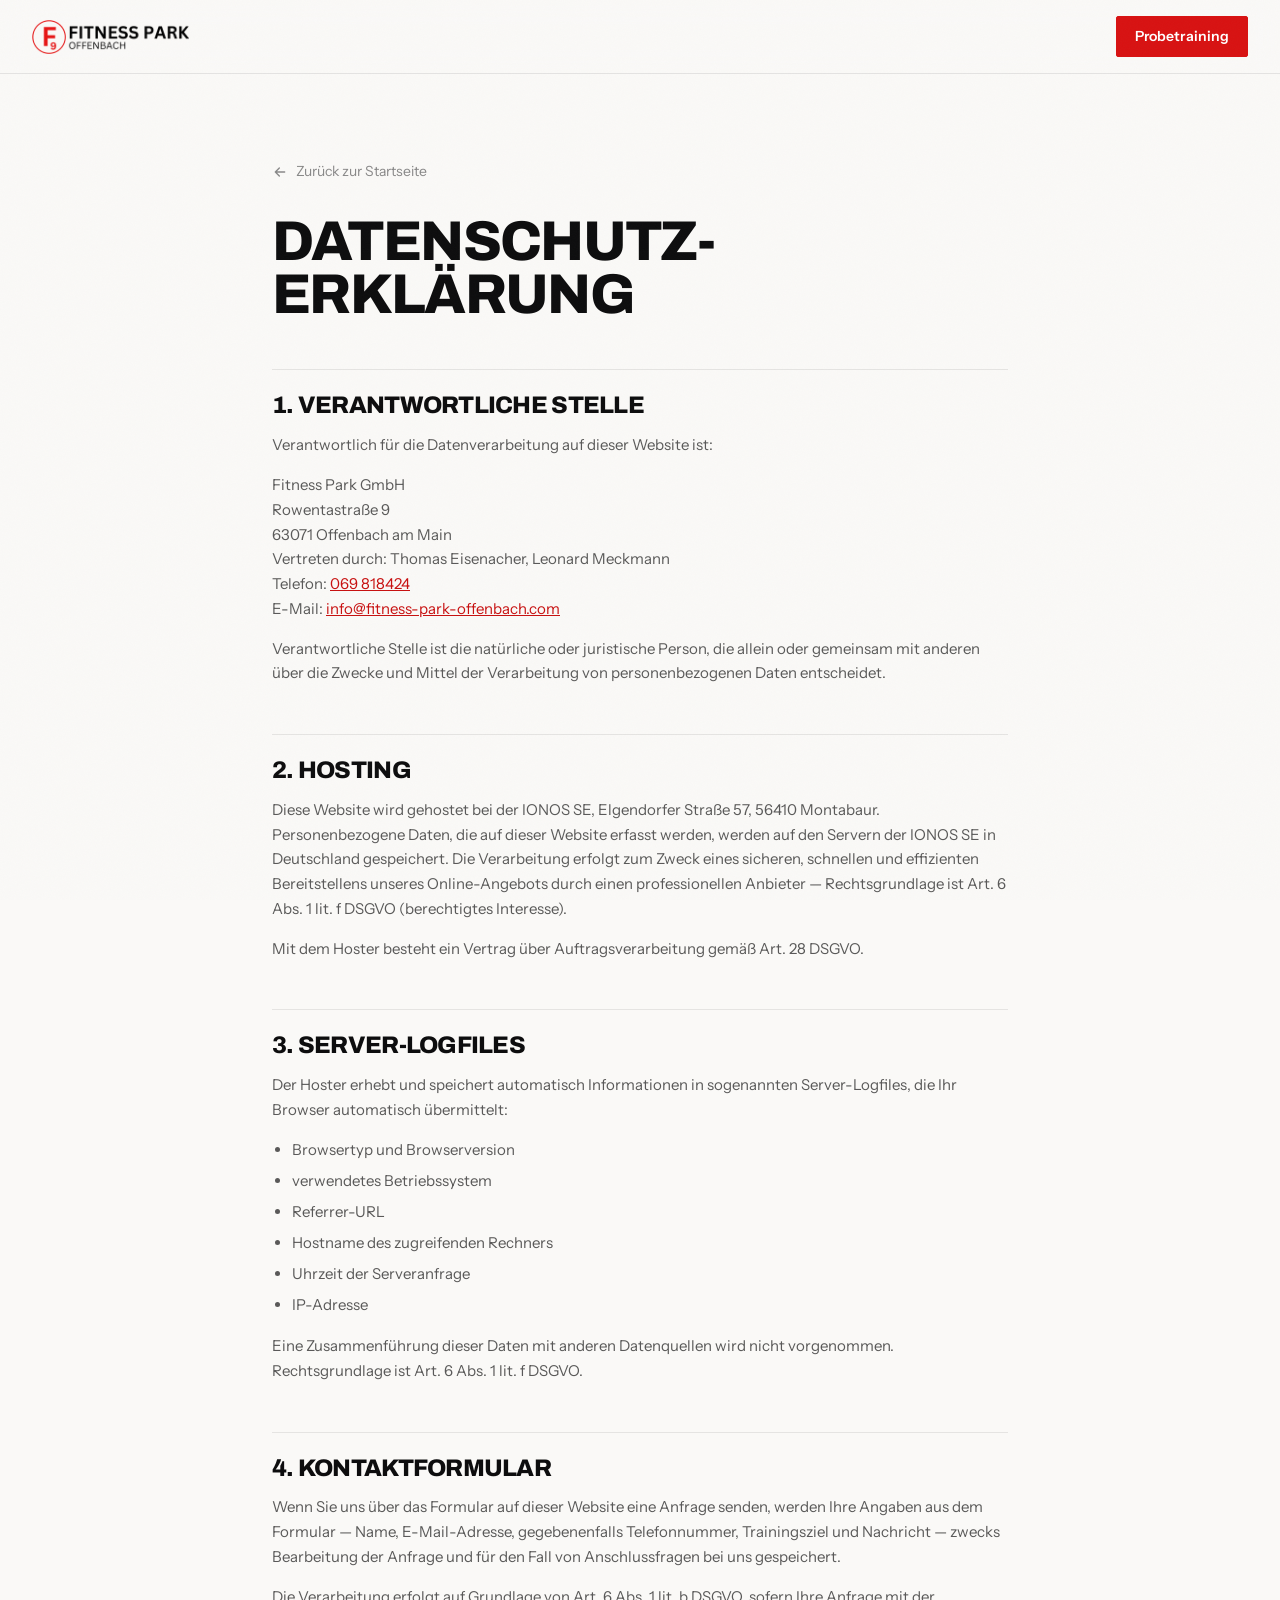
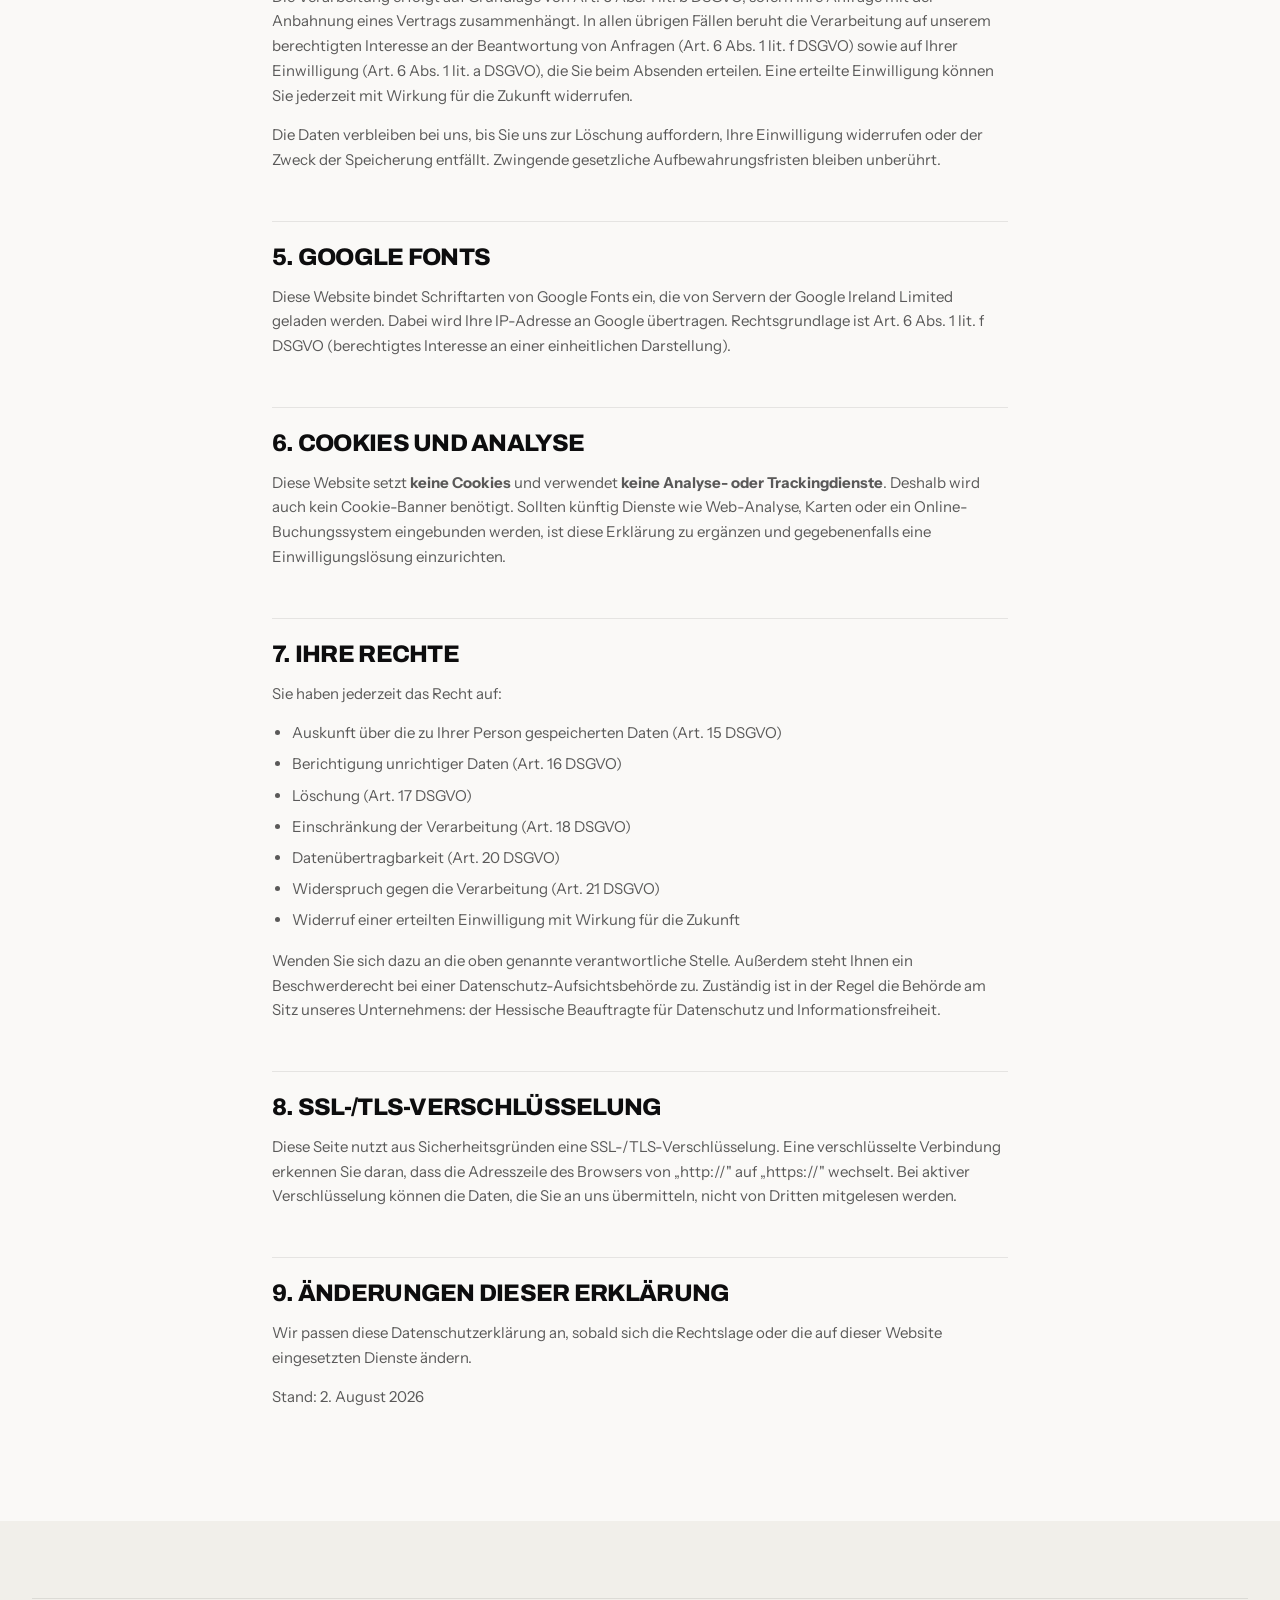
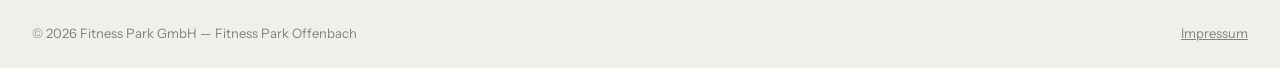
<file: datenschutz.html>
<!DOCTYPE html>
<html lang="de">
<head>
<meta charset="utf-8">
<meta name="viewport" content="width=device-width, initial-scale=1">
<title>Datenschutzerklärung — Fitness Park Offenbach</title>
<meta name="description" content="Datenschutzerklärung des Fitness Park Offenbach, betrieben von der Fitness Park GmbH.">
<meta name="robots" content="noindex">
<meta name="theme-color" content="#FAF9F7">

<link rel="icon" type="image/png" sizes="32x32" href="assets/img/favicon-32.png">
<link rel="icon" type="image/png" sizes="512x512" href="assets/img/favicon-512.png">
<link rel="apple-touch-icon" href="assets/img/favicon-180.png">

<link rel="preconnect" href="https://fonts.googleapis.com">
<link rel="preconnect" href="https://fonts.gstatic.com" crossorigin>
<link href="https://fonts.googleapis.com/css2?family=Archivo:wght@500;600;700;800;900&family=Instrument+Sans:ital,wght@0,400;0,500;0,600;0,700;1,400&display=swap" rel="stylesheet">
<link rel="stylesheet" href="assets/css/styles.css?v=1">
</head>
<body>

<header class="nav is-stuck">
  <div class="nav__inner">
    <a class="brand" href="index.html" aria-label="Fitness Park Offenbach — Startseite">
      <img src="assets/img/logo-lockup-light.png" alt="Fitness Park Offenbach" width="1296" height="280">
    </a>
    <nav class="nav__links" aria-label="Hauptnavigation">
      <a class="btn btn--sm btn--primary" href="index.html#kontakt">Probetraining</a>
    </nav>
  </div>
</header>

<main class="legal">
  <div class="legal__wrap">
    <a class="back" href="index.html">
      <svg width="16" height="16" viewBox="0 0 24 24" fill="none" stroke="currentColor" stroke-width="2" stroke-linecap="round" stroke-linejoin="round" aria-hidden="true"><path d="M19 12H5M11 18l-6-6 6-6"/></svg>
      Zurück zur Startseite
    </a>

    <h1>Datenschutz&shy;erklärung</h1>

    <h2>1. Verantwortliche Stelle</h2>
    <p>
      Verantwortlich für die Datenverarbeitung auf dieser Website ist:
    </p>
    <p>
      Fitness Park GmbH<br>
      Rowentastraße 9<br>
      63071 Offenbach am Main<br>
      Vertreten durch: Thomas Eisenacher, Leonard Meckmann<br>
      Telefon: <a href="tel:+4969818424">069 818424</a><br>
      E-Mail: <a href="mailto:info@fitness-park-offenbach.com">info@fitness-park-offenbach.com</a>
    </p>
    <p>
      Verantwortliche Stelle ist die natürliche oder juristische Person, die allein
      oder gemeinsam mit anderen über die Zwecke und Mittel der Verarbeitung von
      personenbezogenen Daten entscheidet.
    </p>

    <h2>2. Hosting</h2>
    <p>
      Diese Website wird gehostet bei der IONOS SE, Elgendorfer Straße 57,
      56410 Montabaur. Personenbezogene Daten, die auf dieser Website erfasst
      werden, werden auf den Servern der IONOS SE in Deutschland gespeichert.
      Die Verarbeitung erfolgt zum Zweck eines sicheren, schnellen und
      effizienten Bereitstellens unseres Online-Angebots durch einen
      professionellen Anbieter — Rechtsgrundlage ist Art. 6 Abs. 1 lit. f DSGVO
      (berechtigtes Interesse).
    </p>
    <p>
      Mit dem Hoster besteht ein Vertrag über Auftragsverarbeitung gemäß
      Art. 28 DSGVO.
    </p>

    <h2>3. Server-Logfiles</h2>
    <p>
      Der Hoster erhebt und speichert automatisch Informationen in sogenannten
      Server-Logfiles, die Ihr Browser automatisch übermittelt:
    </p>
    <ul>
      <li>Browsertyp und Browserversion</li>
      <li>verwendetes Betriebssystem</li>
      <li>Referrer-URL</li>
      <li>Hostname des zugreifenden Rechners</li>
      <li>Uhrzeit der Serveranfrage</li>
      <li>IP-Adresse</li>
    </ul>
    <p>
      Eine Zusammenführung dieser Daten mit anderen Datenquellen wird nicht
      vorgenommen. Rechtsgrundlage ist Art. 6 Abs. 1 lit. f DSGVO.
    </p>

    <h2>4. Kontaktformular</h2>
    <p>
      Wenn Sie uns über das Formular auf dieser Website eine Anfrage senden, werden
      Ihre Angaben aus dem Formular — Name, E-Mail-Adresse, gegebenenfalls
      Telefonnummer, Trainingsziel und Nachricht — zwecks Bearbeitung der Anfrage
      und für den Fall von Anschlussfragen bei uns gespeichert.
    </p>
    <p>
      Die Verarbeitung erfolgt auf Grundlage von Art. 6 Abs. 1 lit. b DSGVO, sofern
      Ihre Anfrage mit der Anbahnung eines Vertrags zusammenhängt. In allen übrigen
      Fällen beruht die Verarbeitung auf unserem berechtigten Interesse an der
      Beantwortung von Anfragen (Art. 6 Abs. 1 lit. f DSGVO) sowie auf Ihrer
      Einwilligung (Art. 6 Abs. 1 lit. a DSGVO), die Sie beim Absenden erteilen.
      Eine erteilte Einwilligung können Sie jederzeit mit Wirkung für die Zukunft
      widerrufen.
    </p>
    <p>
      Die Daten verbleiben bei uns, bis Sie uns zur Löschung auffordern, Ihre
      Einwilligung widerrufen oder der Zweck der Speicherung entfällt. Zwingende
      gesetzliche Aufbewahrungsfristen bleiben unberührt.
    </p>

    <h2>5. Google Fonts</h2>
    <p>
      Diese Website bindet Schriftarten von Google Fonts ein, die von Servern der
      Google Ireland Limited geladen werden. Dabei wird Ihre IP-Adresse an Google
      übertragen. Rechtsgrundlage ist Art. 6 Abs. 1 lit. f DSGVO
      (berechtigtes Interesse an einer einheitlichen Darstellung).
    </p>
    <h2>6. Cookies und Analyse</h2>
    <p>
      Diese Website setzt <strong>keine Cookies</strong> und verwendet
      <strong>keine Analyse- oder Trackingdienste</strong>. Deshalb wird auch kein
      Cookie-Banner benötigt. Sollten künftig Dienste wie Web-Analyse, Karten oder
      ein Online-Buchungssystem eingebunden werden, ist diese Erklärung zu ergänzen
      und gegebenenfalls eine Einwilligungslösung einzurichten.
    </p>

    <h2>7. Ihre Rechte</h2>
    <p>Sie haben jederzeit das Recht auf:</p>
    <ul>
      <li>Auskunft über die zu Ihrer Person gespeicherten Daten (Art. 15 DSGVO)</li>
      <li>Berichtigung unrichtiger Daten (Art. 16 DSGVO)</li>
      <li>Löschung (Art. 17 DSGVO)</li>
      <li>Einschränkung der Verarbeitung (Art. 18 DSGVO)</li>
      <li>Datenübertragbarkeit (Art. 20 DSGVO)</li>
      <li>Widerspruch gegen die Verarbeitung (Art. 21 DSGVO)</li>
      <li>Widerruf einer erteilten Einwilligung mit Wirkung für die Zukunft</li>
    </ul>
    <p>
      Wenden Sie sich dazu an die oben genannte verantwortliche Stelle. Außerdem
      steht Ihnen ein Beschwerderecht bei einer Datenschutz-Aufsichtsbehörde zu.
      Zuständig ist in der Regel die Behörde am Sitz unseres Unternehmens: der
      Hessische Beauftragte für Datenschutz und Informationsfreiheit.
    </p>

    <h2>8. SSL-/TLS-Verschlüsselung</h2>
    <p>
      Diese Seite nutzt aus Sicherheitsgründen eine SSL-/TLS-Verschlüsselung. Eine
      verschlüsselte Verbindung erkennen Sie daran, dass die Adresszeile des
      Browsers von „http://" auf „https://" wechselt. Bei aktiver Verschlüsselung
      können die Daten, die Sie an uns übermitteln, nicht von Dritten mitgelesen
      werden.
    </p>

    <h2>9. Änderungen dieser Erklärung</h2>
    <p>
      Wir passen diese Datenschutzerklärung an, sobald sich die Rechtslage oder die
      auf dieser Website eingesetzten Dienste ändern.
    </p>
    <p>Stand: 2. August 2026</p>
  </div>
</main>

<footer class="footer">
  <div class="wrap footer__bottom">
    <p>© <span id="year">2026</span> Fitness Park GmbH — Fitness Park Offenbach</p>
    <p><a href="impressum.html">Impressum</a></p>
  </div>
</footer>

<script>document.getElementById('year').textContent = new Date().getFullYear();</script>
</body>
</html>
</file>
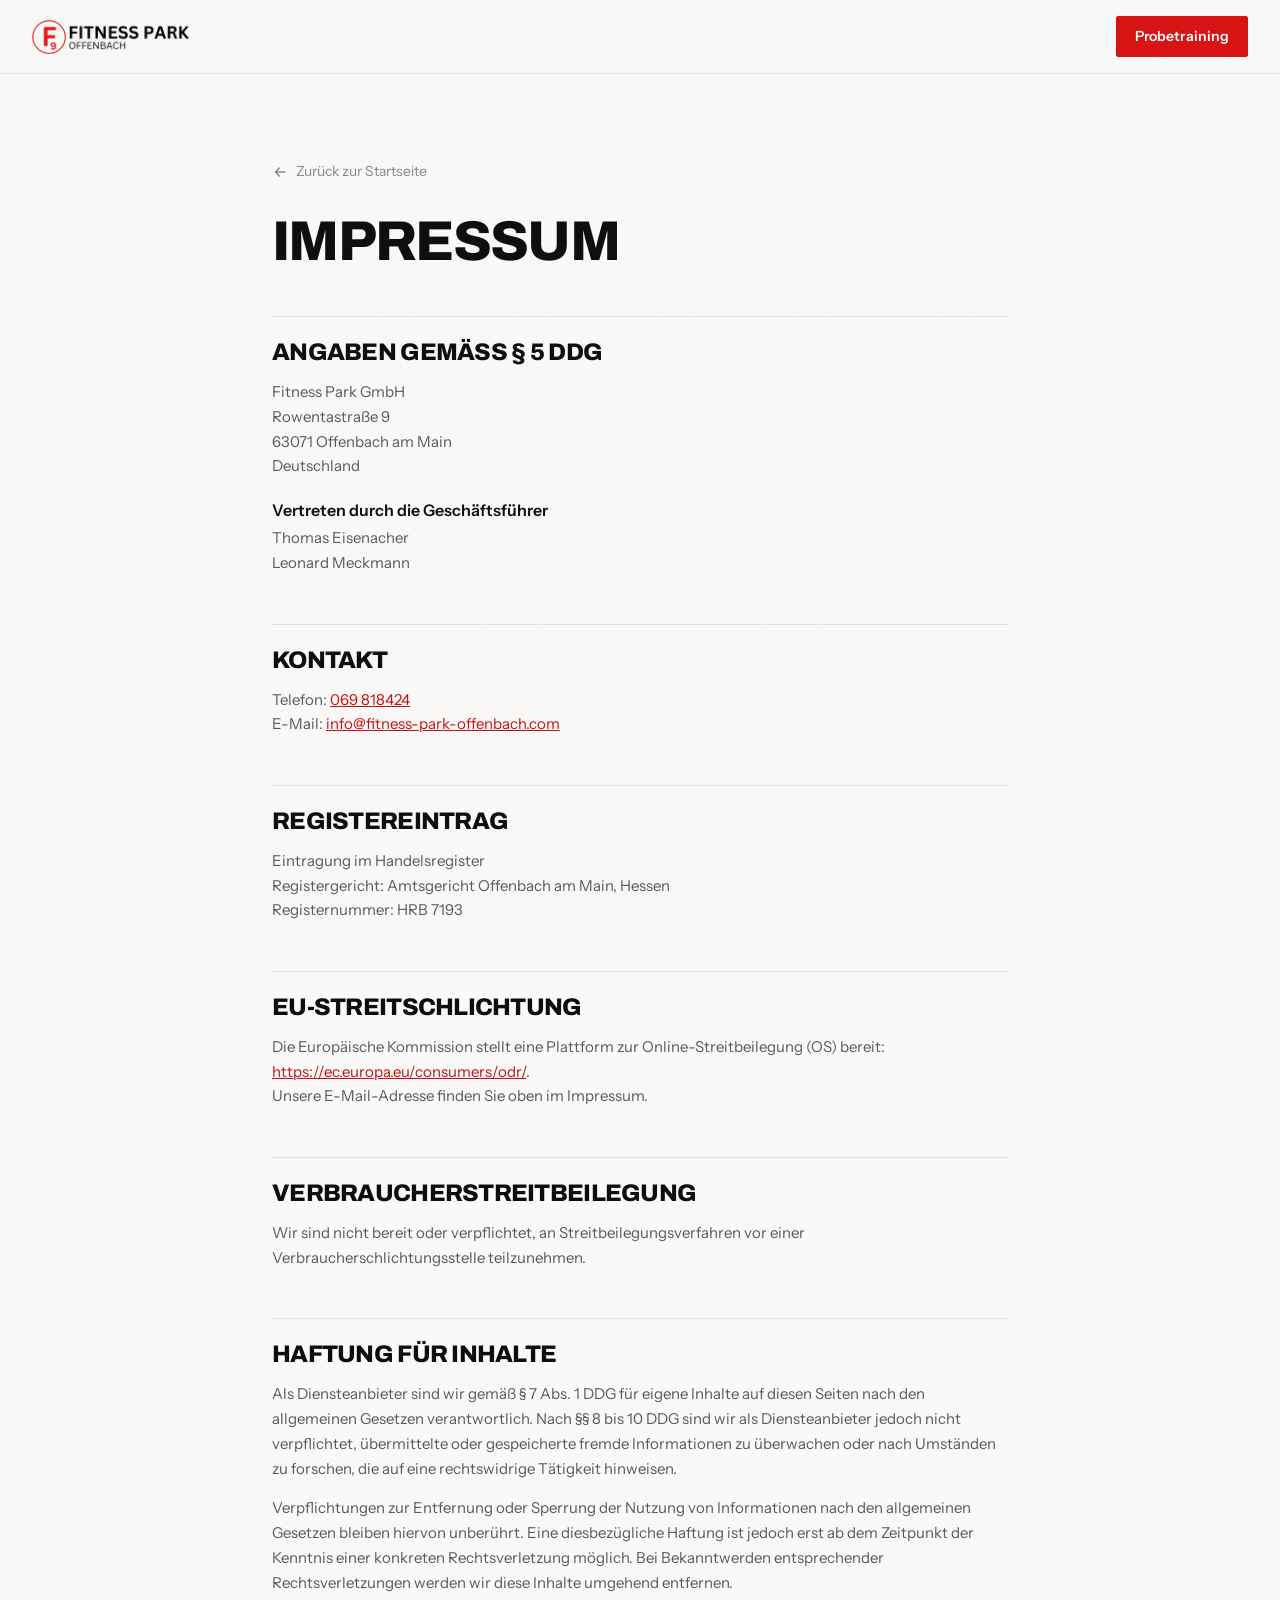
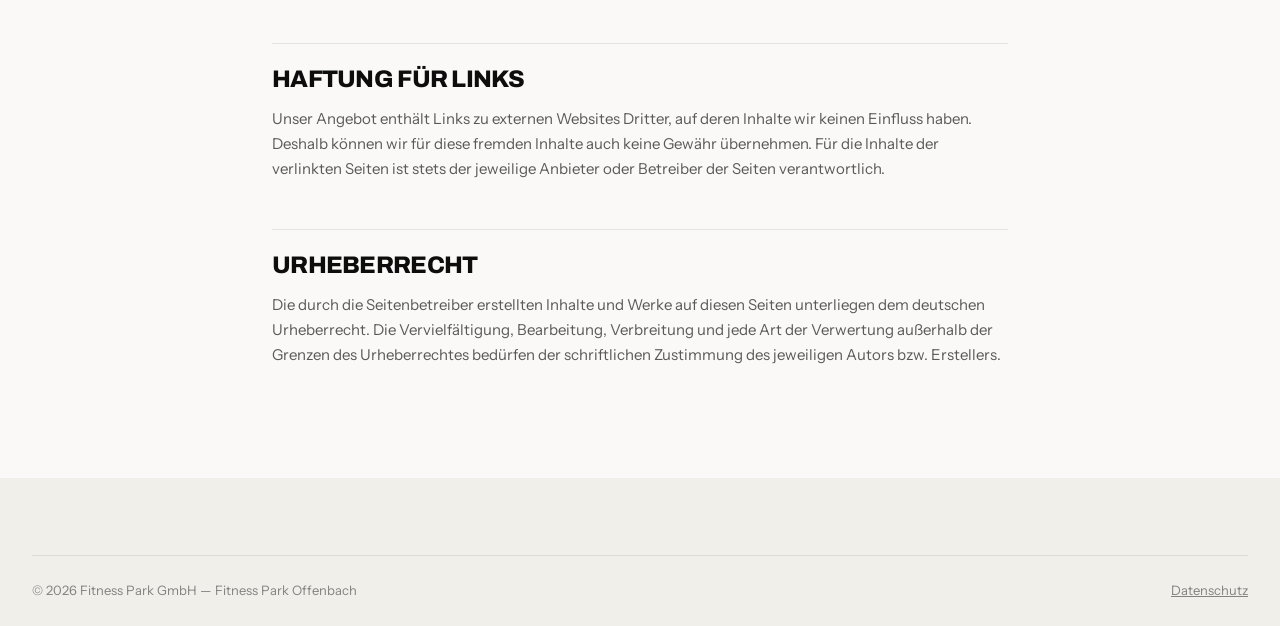
<file: impressum.html>
<!DOCTYPE html>
<html lang="de">
<head>
<meta charset="utf-8">
<meta name="viewport" content="width=device-width, initial-scale=1">
<title>Impressum — Fitness Park Offenbach</title>
<meta name="description" content="Impressum und Anbieterkennzeichnung der Fitness Park GmbH, Betreiberin des Fitness Park Offenbach.">
<meta name="robots" content="noindex">
<meta name="theme-color" content="#FAF9F7">

<link rel="icon" type="image/png" sizes="32x32" href="assets/img/favicon-32.png">
<link rel="icon" type="image/png" sizes="512x512" href="assets/img/favicon-512.png">
<link rel="apple-touch-icon" href="assets/img/favicon-180.png">

<link rel="preconnect" href="https://fonts.googleapis.com">
<link rel="preconnect" href="https://fonts.gstatic.com" crossorigin>
<link href="https://fonts.googleapis.com/css2?family=Archivo:wght@500;600;700;800;900&family=Instrument+Sans:ital,wght@0,400;0,500;0,600;0,700;1,400&display=swap" rel="stylesheet">
<link rel="stylesheet" href="assets/css/styles.css?v=1">
</head>
<body>

<header class="nav is-stuck">
  <div class="nav__inner">
    <a class="brand" href="index.html" aria-label="Fitness Park Offenbach — Startseite">
      <img src="assets/img/logo-lockup-light.png" alt="Fitness Park Offenbach" width="1296" height="280">
    </a>
    <nav class="nav__links" aria-label="Hauptnavigation">
      <a class="btn btn--sm btn--primary" href="index.html#kontakt">Probetraining</a>
    </nav>
  </div>
</header>

<main class="legal">
  <div class="legal__wrap">
    <a class="back" href="index.html">
      <svg width="16" height="16" viewBox="0 0 24 24" fill="none" stroke="currentColor" stroke-width="2" stroke-linecap="round" stroke-linejoin="round" aria-hidden="true"><path d="M19 12H5M11 18l-6-6 6-6"/></svg>
      Zurück zur Startseite
    </a>

    <h1>Impressum</h1>

    <h2>Angaben gemäß § 5 DDG</h2>
    <p>
      Fitness Park GmbH<br>
      Rowentastraße 9<br>
      63071 Offenbach am Main<br>
      Deutschland
    </p>

    <h3>Vertreten durch die Geschäftsführer</h3>
    <p>
      Thomas Eisenacher<br>
      Leonard Meckmann
    </p>

    <h2>Kontakt</h2>
    <p>
      Telefon: <a href="tel:+4969818424">069 818424</a><br>
      E-Mail: <a href="mailto:info@fitness-park-offenbach.com">info@fitness-park-offenbach.com</a>
    </p>

    <h2>Registereintrag</h2>
    <p>
      Eintragung im Handelsregister<br>
      Registergericht: Amtsgericht Offenbach am Main, Hessen<br>
      Registernummer: HRB 7193
    </p>

    <h2>EU-Streitschlichtung</h2>
    <p>
      Die Europäische Kommission stellt eine Plattform zur Online-Streitbeilegung
      (OS) bereit:
      <a href="https://ec.europa.eu/consumers/odr/" target="_blank" rel="noopener">
        https://ec.europa.eu/consumers/odr/</a>.<br>
      Unsere E-Mail-Adresse finden Sie oben im Impressum.
    </p>

    <h2>Verbraucherstreitbeilegung</h2>
    <p>
      Wir sind nicht bereit oder verpflichtet, an Streitbeilegungsverfahren vor
      einer Verbraucherschlichtungsstelle teilzunehmen.
    </p>

    <h2>Haftung für Inhalte</h2>
    <p>
      Als Diensteanbieter sind wir gemäß § 7 Abs. 1 DDG für eigene Inhalte auf
      diesen Seiten nach den allgemeinen Gesetzen verantwortlich. Nach §§ 8 bis 10
      DDG sind wir als Diensteanbieter jedoch nicht verpflichtet, übermittelte oder
      gespeicherte fremde Informationen zu überwachen oder nach Umständen zu
      forschen, die auf eine rechtswidrige Tätigkeit hinweisen.
    </p>
    <p>
      Verpflichtungen zur Entfernung oder Sperrung der Nutzung von Informationen
      nach den allgemeinen Gesetzen bleiben hiervon unberührt. Eine diesbezügliche
      Haftung ist jedoch erst ab dem Zeitpunkt der Kenntnis einer konkreten
      Rechtsverletzung möglich. Bei Bekanntwerden entsprechender Rechtsverletzungen
      werden wir diese Inhalte umgehend entfernen.
    </p>

    <h2>Haftung für Links</h2>
    <p>
      Unser Angebot enthält Links zu externen Websites Dritter, auf deren Inhalte
      wir keinen Einfluss haben. Deshalb können wir für diese fremden Inhalte auch
      keine Gewähr übernehmen. Für die Inhalte der verlinkten Seiten ist stets der
      jeweilige Anbieter oder Betreiber der Seiten verantwortlich.
    </p>

    <h2>Urheberrecht</h2>
    <p>
      Die durch die Seitenbetreiber erstellten Inhalte und Werke auf diesen Seiten
      unterliegen dem deutschen Urheberrecht. Die Vervielfältigung, Bearbeitung,
      Verbreitung und jede Art der Verwertung außerhalb der Grenzen des
      Urheberrechtes bedürfen der schriftlichen Zustimmung des jeweiligen Autors
      bzw. Erstellers.
    </p>
  </div>
</main>

<footer class="footer">
  <div class="wrap footer__bottom">
    <p>© <span id="year">2026</span> Fitness Park GmbH — Fitness Park Offenbach</p>
    <p><a href="datenschutz.html">Datenschutz</a></p>
  </div>
</footer>

<script>document.getElementById('year').textContent = new Date().getFullYear();</script>
</body>
</html>
</file>
<file: assets/css/styles.css>
/* =========================================================
   Fitness Park Offenbach — F9
   Helles Theme · Markenfarbe #E61515 aus dem Logo
   ========================================================= */
:root{
  /* Marke */
  --red:        #E61515;   /* Logo-Rot — Flächen, Grafik, große Schrift */
  --red-cta:    #D81212;   /* Button-Füllung, trägt weiße Schrift (5,3:1) */
  --red-txt:    #C81010;   /* kleine Schrift auf Hell (5,9:1) */
  --red-tint:   #FBF0EE;   /* zarte rote Bandfläche */
  --red-tint-2: #F7E4E1;

  /* Neutral */
  --paper:      #FAF9F7;   /* Seitenhintergrund, warmes Weiß */
  --paper-2:    #F1EFEA;   /* abgesetzte Sektionen */
  --paper-3:    #E9E6E0;   /* Hover */
  --card:       #FFFFFF;
  --ink:        #0D0D0E;
  --ink-2:      rgba(13,13,14,.68);
  --ink-3:      rgba(13,13,14,.48);
  --line:       rgba(13,13,14,.16);
  --line-2:     rgba(13,13,14,.09);

  /* Warnfarbe — bewusst nicht Markenrot, sonst nicht unterscheidbar */
  --amber:      #B25A00;
  --amber-bg:   rgba(178,90,0,.07);
  --amber-bd:   rgba(178,90,0,.45);

  /* Type */
  --display: 'Archivo', 'Helvetica Neue', Helvetica, Arial, sans-serif;
  --body:    'Instrument Sans', -apple-system, BlinkMacSystemFont, 'Segoe UI', sans-serif;

  /* Space */
  --s-1:.5rem; --s-2:1rem; --s-3:1.5rem; --s-4:2rem;
  --s-5:3rem;  --s-6:4rem; --s-7:6rem;   --s-8:8rem;

  --wrap:76rem;
  --radius:4px;
  --radius-lg:10px;

  /* Motion */
  --ease:cubic-bezier(.22,.61,.36,1);
  --fast:180ms;
  --med:320ms;

  --z-nav:100;
}

/* =========================================================
   Reset & base
   ========================================================= */
*,*::before,*::after{ box-sizing:border-box; }
html{ -webkit-text-size-adjust:100%; scroll-behavior:smooth; overflow-x:hidden; }
body{
  margin:0;
  background:var(--paper);
  color:var(--ink);
  font-family:var(--body);
  font-size:1rem;
  line-height:1.65;
  -webkit-font-smoothing:antialiased;
  overflow-x:hidden;
}
img{ max-width:100%; height:auto; display:block; }
a{ color:inherit; }
button,input,select,textarea{ font:inherit; color:inherit; }
h1,h2,h3,h4{
  margin:0; font-family:var(--display); font-weight:800;
  line-height:.95; letter-spacing:-.03em;
}
p{ margin:0 0 1em; }
ul{ margin:0; padding:0; list-style:none; }
address{ font-style:normal; }
::selection{ background:var(--red); color:#fff; }

/* Feines Korn — auf Hell deutlich zurückgenommen */
body::after{
  content:''; position:fixed; inset:0;
  pointer-events:none; z-index:9999; opacity:.05;
  background-image:url("data:image/svg+xml,%3Csvg xmlns='http://www.w3.org/2000/svg' width='140' height='140'%3E%3Cfilter id='n'%3E%3CfeTurbulence type='fractalNoise' baseFrequency='.85' numOctaves='3'/%3E%3C/filter%3E%3Crect width='140' height='140' filter='url(%23n)' opacity='.5'/%3E%3C/svg%3E");
}

.wrap{ width:min(100% - 2.5rem, var(--wrap)); margin-inline:auto; }

.skip-link{
  position:absolute; left:-9999px; top:0;
  background:var(--red); color:#fff;
  padding:.75rem 1.25rem; z-index:9999; font-weight:600;
}
.skip-link:focus{ left:0; }

:where(a,button,input,select,textarea,summary,[tabindex]):focus-visible{
  outline:2px solid var(--red-txt);
  outline-offset:3px;
  border-radius:2px;
}

/* =========================================================
   Buttons
   ========================================================= */
.btn{
  --btn-bg:transparent; --btn-fg:var(--ink); --btn-bd:var(--line);
  display:inline-flex; align-items:center; justify-content:center; gap:.55rem;
  min-height:48px;
  padding:.85rem 1.6rem;
  background:var(--btn-bg); color:var(--btn-fg);
  border:1px solid var(--btn-bd);
  border-radius:2px;
  font-family:var(--body);
  font-size:.9375rem; font-weight:600; letter-spacing:.01em;
  text-decoration:none; cursor:pointer;
  transition:background var(--fast) var(--ease), color var(--fast) var(--ease),
             border-color var(--fast) var(--ease), transform var(--fast) var(--ease);
}
.btn:hover{ transform:translateY(-2px); }
.btn:active{ transform:translateY(0); }
.btn--primary{ --btn-bg:var(--red-cta); --btn-fg:#fff; --btn-bd:var(--red-cta); }
.btn--primary:hover{ --btn-bg:var(--red); --btn-bd:var(--red); }
.btn--ghost{ --btn-bd:var(--ink); }
.btn--ghost:hover{ --btn-bg:var(--ink); --btn-fg:var(--paper); }
.btn--sm{ min-height:40px; padding:.5rem 1.1rem; font-size:.875rem; }
.btn--lg{ min-height:60px; padding:1.1rem 2.4rem; font-size:1.0625rem; }
.btn--full{ width:100%; }

/* =========================================================
   Nav
   ========================================================= */
.nav{
  position:fixed; inset:0 0 auto 0; z-index:var(--z-nav);
  border-bottom:1px solid transparent;
  transition:background var(--med) var(--ease), border-color var(--med) var(--ease);
}
.nav.is-stuck{
  background:rgba(250,249,247,.88);
  backdrop-filter:blur(14px); -webkit-backdrop-filter:blur(14px);
  border-bottom-color:var(--line-2);
}
.nav__inner{
  width:min(100% - 2.5rem, var(--wrap)); margin-inline:auto;
  display:flex; align-items:center; justify-content:space-between;
  gap:var(--s-3); padding:1rem 0;
}
.brand{ display:block; text-decoration:none; flex:none; }
.brand img{ height:34px; width:auto; }
@media (max-width:480px){ .brand img{ height:28px; } }

.nav__links{ display:flex; align-items:center; gap:var(--s-3); }
.nav__links > a:not(.btn){
  position:relative;
  font-size:.9375rem; font-weight:500; text-decoration:none;
  color:var(--ink-2); padding:.35rem 0;
  transition:color var(--fast) var(--ease);
}
.nav__links > a:not(.btn)::after{
  content:''; position:absolute; left:0; right:0; bottom:0; height:2px;
  background:var(--red); transform:scaleX(0); transform-origin:left;
  transition:transform var(--med) var(--ease);
}
.nav__links > a:not(.btn):hover{ color:var(--ink); }
.nav__links > a:not(.btn):hover::after{ transform:scaleX(1); }
.nav__links > a.is-current{ color:var(--ink); }
.nav__links > a.is-current::after{ transform:scaleX(1); }

.burger{
  display:none; width:48px; height:48px;
  background:none; border:1px solid var(--line); border-radius:2px;
  cursor:pointer; flex-direction:column; align-items:center; justify-content:center; gap:5px;
}
.burger span{
  display:block; width:18px; height:2px; background:var(--ink);
  transition:transform var(--med) var(--ease);
}
.burger[aria-expanded="true"] span:first-child{ transform:translateY(3.5px) rotate(45deg); }
.burger[aria-expanded="true"] span:last-child{ transform:translateY(-3.5px) rotate(-45deg); }

@media (max-width:900px){
  .burger{ display:flex; }
  .nav__links{
    position:fixed; inset:70px 0 auto 0;
    flex-direction:column; align-items:stretch; gap:0;
    background:var(--card); border-bottom:1px solid var(--line);
    box-shadow:0 24px 48px -24px rgba(13,13,14,.25);
    padding:var(--s-2) 1.25rem var(--s-4);
    transform:translateY(-125%);
    transition:transform var(--med) var(--ease);
    max-height:calc(100dvh - 70px); overflow-y:auto;
  }
  .nav__links.is-open{ transform:translateY(0); }
  .nav__links > a:not(.btn){
    padding:1rem 0; border-bottom:1px solid var(--line-2);
    font-family:var(--display); font-size:1.5rem; font-weight:800;
    text-transform:uppercase; color:var(--ink); letter-spacing:-.02em;
  }
  .nav__links > a:not(.btn)::after{ display:none; }
  .nav__cta{ margin-top:var(--s-3); }
}

/* =========================================================
   Hero
   ========================================================= */
.hero{
  position:relative; min-height:100dvh;
  display:flex; flex-direction:column; justify-content:flex-end;
  padding-top:8rem; overflow:hidden; isolation:isolate;
  background:var(--card);
}
.hero__glow{
  position:absolute; z-index:-2;
  top:-25%; left:50%; transform:translateX(-50%);
  width:130vw; height:115vh; pointer-events:none;
  background:
    radial-gradient(48% 40% at 50% 38%, rgba(230,21,21,.09), transparent 70%),
    radial-gradient(38% 34% at 80% 70%, rgba(230,21,21,.06), transparent 70%);
}
/* Bildmarke als überdimensionales Wasserzeichen */
.hero__watermark{
  position:absolute; z-index:-1;
  right:-14vw; bottom:6%;
  width:clamp(26rem,58vw,52rem);
  opacity:.06;
  pointer-events:none; user-select:none;
}
.hero__inner{ padding-bottom:var(--s-6); }

.hero__eyebrow{
  display:inline-flex; align-items:center; gap:.65rem;
  font-size:.75rem; letter-spacing:.24em; text-transform:uppercase;
  color:var(--ink-2); margin:0 0 var(--s-3);
}
.dot{
  width:7px; height:7px; border-radius:50%; background:var(--red);
  animation:pulse 2.6s infinite;
}
@keyframes pulse{
  0%{ box-shadow:0 0 0 0 rgba(230,21,21,.5); }
  70%{ box-shadow:0 0 0 12px rgba(230,21,21,0); }
  100%{ box-shadow:0 0 0 0 rgba(230,21,21,0); }
}

.hero__title{
  font-size:clamp(2.75rem,8.4vw,7rem);
  font-weight:900; text-transform:uppercase;
  letter-spacing:-.045em; line-height:.9;
  margin:0 0 var(--s-4);
}
.hero__title span{ display:block; }
.hero__title--out{
  color:transparent;
  -webkit-text-stroke:1.5px rgba(13,13,14,.42);
}
.hero__nine-inline{ color:var(--red); font-style:normal; }

.hero__lead{
  max-width:46ch;
  font-size:clamp(1.0625rem,1.6vw,1.25rem);
  color:var(--ink-2); margin:0 0 var(--s-4);
}
.hero__lead strong{ color:var(--ink); font-weight:600; }
.hero__actions{ display:flex; flex-wrap:wrap; gap:var(--s-2); }

.hero__stats{ border-top:1px solid var(--line-2); }
.hero__stats-grid{ display:grid; grid-template-columns:repeat(4,1fr); }
.stat{
  padding:var(--s-3);
  border-left:1px solid var(--line-2);
}
.stat:first-child{ border-left:0; padding-left:0; }
.stat__num{
  display:block; font-family:var(--display); font-weight:900;
  font-size:clamp(1.625rem,3vw,2.5rem); line-height:1;
  color:var(--red); letter-spacing:-.04em;
  font-variant-numeric:tabular-nums;
}
.stat__suf{ font-size:.55em; }
.stat__label{
  display:block; margin-top:.5rem;
  font-size:.8125rem; line-height:1.4; color:var(--ink-3);
}
@media (max-width:760px){
  .hero__stats-grid{ grid-template-columns:repeat(2,1fr); row-gap:var(--s-2); }
  .stat:nth-child(3){ border-left:0; padding-left:0; }
  .stat{ padding-block:var(--s-2); }
}

/* =========================================================
   Marquee
   ========================================================= */
.marquee{
  overflow:hidden; border-block:1px solid var(--line-2);
  background:var(--paper-2); padding:.9rem 0;
}
.marquee__track{
  display:flex; align-items:center; gap:1.5rem;
  width:max-content; animation:slide 42s linear infinite;
}
.marquee__track span{
  font-family:var(--display); font-weight:800;
  font-size:1.0625rem; letter-spacing:-.01em; text-transform:uppercase;
  color:var(--ink-3); white-space:nowrap;
}
.marquee__sep{ color:var(--red) !important; }
@keyframes slide{ to{ transform:translateX(-50%); } }

/* =========================================================
   Section scaffolding
   ========================================================= */
.section{ padding-block:clamp(4.5rem,10vw,8rem); }
.section--deep{ background:var(--red-tint); }
.section--dark{ background:var(--paper-2); }

.sec-head{ max-width:64ch; margin-bottom:clamp(2.5rem,5vw,4rem); }
.sec-head--narrow{ max-width:46ch; }
.sec-label{
  display:inline-flex; align-items:center; gap:.6rem;
  font-size:.75rem; letter-spacing:.24em; text-transform:uppercase;
  color:var(--red-txt); margin:0 0 var(--s-2); font-weight:600;
}
.sec-title{
  font-size:clamp(2rem,4.8vw,3.75rem);
  text-transform:uppercase; letter-spacing:-.04em; font-weight:900;
  margin:0 0 var(--s-3);
}
.sec-lead{
  max-width:56ch; color:var(--ink-2);
  font-size:clamp(1rem,1.4vw,1.125rem); margin:0;
}

/* =========================================================
   Manifest
   ========================================================= */
.manifest{
  padding-block:clamp(4.5rem,10vw,8rem);
  border-bottom:1px solid var(--line-2);
  background:var(--card);
}
.manifest__grid{
  display:grid; grid-template-columns:minmax(0,10rem) minmax(0,1fr);
  gap:var(--s-4); align-items:start;
}
.manifest__text{
  font-family:var(--body); font-weight:400;
  font-size:clamp(1.375rem,3vw,2.25rem);
  line-height:1.3; letter-spacing:-.015em;
  margin:0 0 var(--s-3);
}
.manifest__text em{ font-style:italic; color:var(--ink-2); }
.hl{
  color:var(--red-txt);
  background:linear-gradient(transparent 62%, rgba(230,21,21,.18) 62%);
}
.manifest__note{ max-width:52ch; color:var(--ink-3); margin:0; }
@media (max-width:800px){ .manifest__grid{ grid-template-columns:1fr; gap:var(--s-2); } }

/* =========================================================
   Bento cards
   ========================================================= */
/* 3 Spalten, 8 Karten (Longevity über 2) → drei exakt gefüllte Reihen */
.bento{
  display:grid; grid-template-columns:repeat(3,1fr); gap:1px;
  background:var(--line-2); border:1px solid var(--line-2);
  border-radius:var(--radius-lg); overflow:hidden;
}
.card{
  position:relative; background:var(--card);
  padding:clamp(1.75rem,3vw,2.5rem);
  transition:background var(--med) var(--ease);
}
.card:hover{ background:var(--paper-2); }
.card--accent{ grid-column:span 2; background:var(--red-tint); }
.card--accent:hover{ background:var(--red-tint-2); }

.card__num{
  position:absolute; top:1.5rem; right:1.5rem;
  font-family:var(--display); font-weight:800; font-size:1rem;
  color:var(--ink-3); letter-spacing:-.02em;
}
.card__icon{ width:32px; height:32px; color:var(--red); margin-bottom:var(--s-3); }
.card__icon svg{ width:100%; height:100%; }
.card__title{
  font-size:clamp(1.25rem,1.9vw,1.5rem);
  text-transform:uppercase; margin:0 0 .6rem;
}
.card__text{ color:var(--ink-2); font-size:.9375rem; margin:0; max-width:46ch; }

/* Zwei getrennte Angebote innerhalb einer Karte */
.card__split{
  display:grid; grid-template-columns:1fr 1fr;
  gap:var(--s-3); margin-top:var(--s-3);
  padding-top:var(--s-3); border-top:1px solid rgba(13,13,14,.12);
}
.card__sub h4{
  font-family:var(--body); font-size:.6875rem; font-weight:600;
  letter-spacing:.14em; text-transform:uppercase;
  color:var(--red-txt); margin:0 0 .5rem;
}
.card__sub p{ margin:0; font-size:.9375rem; color:var(--ink-2); }
@media (max-width:700px){ .card__split{ grid-template-columns:1fr; gap:var(--s-2); } }

@media (max-width:1000px){
  .bento{ grid-template-columns:repeat(2,1fr); }
  .card--accent{ grid-column:span 2; }
  /* letzte Karte füllt die Reihe, damit keine leere Zelle entsteht */
  .bento > .card:last-child{ grid-column:span 2; }
}
@media (max-width:600px){
  .bento{ grid-template-columns:1fr; }
  .card--accent,.bento > .card:last-child{ grid-column:span 1; }
}

/* =========================================================
   Bildstreifen — Eindrücke, endlos durchlaufend
   ========================================================= */
.lauf{
  overflow:hidden;
  padding-block:clamp(2.5rem,5vw,4rem);
  background:var(--paper-2);
  border-block:1px solid var(--line-2);
}
.lauf__spur{
  display:flex; width:max-content;
  gap:clamp(.75rem,1.5vw,1.25rem);
  animation:laufen 64s linear infinite;
}
.lauf:hover .lauf__spur{ animation-play-state:paused; }

.lauf__bild{
  margin:0; flex:none;
  width:clamp(17rem,32vw,30rem);
  border-radius:var(--radius-lg);
  overflow:hidden;
  background:var(--card);
}
.lauf__bild img{
  width:100%; height:100%; display:block;
  aspect-ratio:3 / 2; object-fit:cover;
}

/* Die Spur enthält jeden Satz zweimal — die Hälfte ist eine volle Runde */
@keyframes laufen{
  from{ transform:translateX(0); }
  to  { transform:translateX(calc(-50% - clamp(.375rem,.75vw,.625rem))); }
}

/* Weiche Kanten links und rechts */
.lauf{ position:relative; }
.lauf::before,.lauf::after{
  content:''; position:absolute; top:0; bottom:0; width:clamp(2rem,8vw,7rem);
  z-index:1; pointer-events:none;
}
.lauf::before{ left:0;  background:linear-gradient(90deg, var(--paper-2), transparent); }
.lauf::after { right:0; background:linear-gradient(270deg, var(--paper-2), transparent); }

/* Ohne Bewegung: von Hand seitlich scrollbar */
@media (prefers-reduced-motion:reduce){
  .lauf__spur{ animation:none; overflow-x:auto; width:auto; }
  .lauf{ overflow:visible; }
}

/* =========================================================
   Bewertungen
   ========================================================= */
.stimmen{ overflow:hidden; }
.sec-head--breit{ max-width:none; }

/* Notenblock */
.note{
  display:flex; align-items:center; gap:clamp(1rem,2.5vw,1.75rem);
  flex-wrap:wrap; margin-bottom:var(--s-3);
}
.note__zahl{ display:flex; align-items:baseline; gap:.5rem; }
.note__wert{
  font-family:var(--display); font-weight:900;
  font-size:clamp(3rem,7vw,5rem); line-height:.85;
  letter-spacing:-.05em; color:var(--red);
  font-variant-numeric:tabular-nums;
}
.note__max{ font-size:.9375rem; color:var(--ink-3); }
.note__sterne{ display:flex; gap:.2rem; color:var(--red); }
.note__sterne svg{ width:22px; height:22px; }
.note__quelle{ margin:.5rem 0 0; font-size:.9375rem; color:var(--ink-2); }
.note__quelle strong{ color:var(--ink); font-weight:600; }
.note__quelle a{ color:var(--red-txt); }

/* Laufband der Stimmen — gegenläufig zum Bildstreifen */
.stimmen__lauf{
  position:relative;
  margin-top:clamp(2rem,4vw,3rem);
  overflow:hidden;
}
.stimmen__spur{
  display:flex; width:max-content;
  gap:var(--s-2);
  animation:laufen-zurueck 78s linear infinite;
}
.stimmen__lauf:hover .stimmen__spur{ animation-play-state:paused; }

@keyframes laufen-zurueck{
  from{ transform:translateX(calc(-50% - .5rem)); }
  to  { transform:translateX(0); }
}

.stimme{
  margin:0; flex:none;
  width:clamp(17rem,26vw,23rem);
  display:flex; flex-direction:column;
  padding:clamp(1.25rem,2vw,1.75rem);
  background:var(--card);
  border:1px solid var(--line-2);
  border-radius:var(--radius-lg);
}
.stimme__sterne{ display:flex; gap:.15rem; color:var(--red); margin-bottom:.9rem; }
.stimme__sterne svg{ width:15px; height:15px; }
.stimme__text{
  margin:0 0 var(--s-3); flex:1;
  font-size:.9375rem; line-height:1.6; color:var(--ink-2);
}
.stimme__text::before{ content:'„'; }
.stimme__text::after{ content:'“'; }
.stimme__name{
  font-size:.8125rem; font-weight:600; color:var(--ink);
  padding-top:.75rem; border-top:1px solid var(--line-2);
}

/* Weiche Kanten */
.stimmen__lauf::before,.stimmen__lauf::after{
  content:''; position:absolute; top:0; bottom:0; width:clamp(2rem,7vw,6rem);
  z-index:1; pointer-events:none;
}
.stimmen__lauf::before{ left:0;  background:linear-gradient(90deg, var(--paper-2), transparent); }
.stimmen__lauf::after { right:0; background:linear-gradient(270deg, var(--paper-2), transparent); }

@media (prefers-reduced-motion:reduce){
  .stimmen__spur{ animation:none; overflow-x:auto; width:auto; }
  .stimmen__lauf{ overflow:visible; }
}

/* =========================================================
   Kursplan — Filterleiste
   ========================================================= */
.kursplan__bar{
  display:flex; flex-wrap:wrap; align-items:center;
  justify-content:space-between; gap:var(--s-2);
  margin-bottom:var(--s-3);
}
.chips{ display:flex; flex-wrap:wrap; gap:.5rem; }
.chip{
  display:inline-flex; align-items:center; gap:.45rem;
  min-height:40px; padding:.45rem .9rem;
  background:var(--card); color:var(--ink-2);
  border:1px solid var(--line); border-radius:999px;
  font-size:.875rem; font-weight:500; cursor:pointer;
  transition:background var(--fast) var(--ease), color var(--fast) var(--ease),
             border-color var(--fast) var(--ease);
}
.chip:hover{ border-color:var(--ink-3); color:var(--ink); }
.chip.is-on{ background:var(--ink); border-color:var(--ink); color:#fff; }
.chip__n{
  font-size:.6875rem; font-weight:700;
  font-variant-numeric:tabular-nums;
  opacity:.55;
}
.kursplan__status{
  margin:0; font-size:.875rem; font-weight:600; color:var(--red-txt);
  opacity:0; transition:opacity var(--fast) var(--ease);
}
.kursplan__status.is-on{ opacity:1; }

/* =========================================================
   Kursplan — Zeitraster (nur mit JavaScript)
   ========================================================= */
.cal{
  --slot:20px;      /* Höhe je 15 Minuten */
  --gap-row:38px;   /* Trennzeile Mittagspause */
  display:grid;
  grid-template-columns:3.5rem repeat(7,1fr);
  background:var(--card);
  border:1px solid var(--line-2);
  border-radius:var(--radius-lg);
  overflow:hidden;
  position:relative;
}
.cal__corner,.cal__head{ background:var(--red); }
.cal__head{
  position:relative;
  color:#fff; text-align:center;
  font-family:var(--body); font-size:.6875rem; font-weight:700;
  letter-spacing:.14em; text-transform:uppercase;
  padding:.7rem .3rem;
  border-left:1px solid rgba(255,255,255,.22);
}
/* Spaltenflächen mit Trennlinie — liegen unter allem anderen */
.cal__col{
  background:var(--card);
  border-left:1px solid var(--line-2);
  z-index:0;
}
.cal__head-short{ display:none; }
.cal__head.is-today{ background:var(--ink); }
.cal__today{
  display:block; margin-top:.2rem;
  font-size:.5625rem; letter-spacing:.12em; opacity:.75;
}
.cal__corner{ background:var(--red); }

.cal__time{
  background:var(--card);
  font-size:.6875rem; color:var(--ink-3);
  font-variant-numeric:tabular-nums;
  padding:.2rem .5rem 0 0; text-align:right;
  border-top:1px solid var(--line-2);
}
.cal__hour{
  border-top:1px solid var(--line-2);
  pointer-events:none; z-index:1;
}
.cal__todaycol{ background:rgba(230,21,21,.06); pointer-events:none; z-index:1; }
.cal__break{
  position:relative; z-index:2;
  background:var(--paper-2);
  display:flex; align-items:center; justify-content:center;
  font-size:.6875rem; letter-spacing:.16em; text-transform:uppercase;
  color:var(--ink-3);
  border-block:1px solid var(--line-2);
}

/* Kurskachel im Raster */
.slot{
  position:relative; z-index:2;
  margin:1px 2px;
  padding:.4rem .5rem;
  background:var(--card);
  border:1px solid var(--line);
  border-left:3px solid var(--red);
  border-radius:3px;
  text-align:left; cursor:pointer; overflow:hidden;
  display:flex; flex-direction:column; gap:.1rem;
  transition:background var(--fast) var(--ease), border-color var(--fast) var(--ease),
             opacity var(--med) var(--ease), transform var(--fast) var(--ease);
}
.slot:hover{ background:var(--red-tint); transform:translateY(-1px); }
.slot__time{
  font-size:.625rem; color:var(--ink-3);
  font-variant-numeric:tabular-nums; line-height:1.2;
}
.slot__name{
  font-family:var(--display); font-weight:700;
  font-size:.75rem; line-height:1.1; letter-spacing:-.02em;
  hyphens:auto;
}
/* 30-Minuten-Kurse: Zeit und Name nebeneinander, sonst wird es zu eng */
.slot--short{ flex-direction:row; align-items:center; gap:.4rem; padding:.25rem .45rem; }
.slot--short .slot__time{ flex:none; }
.slot--short .slot__name{ font-size:.6875rem; }
.slot.is-dim{ opacity:.22; }
.slot.is-pick{
  background:var(--red); border-color:var(--red); color:#fff;
}
.slot.is-pick .slot__time{ color:rgba(255,255,255,.75); }

/* Rasteransicht ersetzt die Liste, sobald JS läuft */
.kursplan.is-enhanced .schedule{ display:none; }
@media (max-width:900px){
  .kursplan.is-enhanced .cal{ display:none; }
  .kursplan.is-enhanced .schedule{ display:grid; }
}

/* =========================================================
   Kursplan — Listenansicht (mobil und ohne JavaScript)
   ========================================================= */
.schedule{
  display:grid; grid-template-columns:repeat(7,1fr);
  gap:1px; background:var(--line-2);
  border:1px solid var(--line-2); border-radius:var(--radius-lg);
  overflow:hidden;
}
.day{ background:var(--card); display:flex; flex-direction:column; }
.day__name{
  background:var(--red); color:#fff;
  font-family:var(--body); font-size:.6875rem; font-weight:700;
  letter-spacing:.14em; text-transform:uppercase;
  text-align:center; padding:.7rem .4rem;
}
.day__list{ display:flex; flex-direction:column; flex:1; }
.course{
  padding:.85rem .8rem;
  border-bottom:1px solid var(--line-2);
  transition:background var(--fast) var(--ease);
}
.course:last-child{ border-bottom:0; }
.course:hover{ background:var(--red-tint); }
.course.is-dim{ opacity:.28; }
.course.is-pick{ background:var(--red); }
.course.is-pick .course__name{ color:#fff; }
.course.is-pick .course__time{ color:rgba(255,255,255,.75); }
.course__time{
  display:block; font-size:.75rem; color:var(--ink-3);
  font-variant-numeric:tabular-nums; margin-bottom:.15rem;
}
.course__name{
  display:block;
  font-family:var(--display); font-weight:700;
  font-size:.9375rem; line-height:1.15; letter-spacing:-.02em;
  hyphens:auto;
}
.schedule__note{
  margin:var(--s-2) 0 0;
  font-size:.8125rem; color:var(--ink-3);
  display:flex; flex-wrap:wrap; align-items:center; gap:.6rem;
}

/* Hervorgehobene Tatsache unter dem Kursplan */
.kurs-fakt{
  display:flex; align-items:flex-start; gap:.9rem;
  margin-top:var(--s-3);
  padding:1.1rem 1.3rem;
  background:var(--red-tint);
  border-left:3px solid var(--red);
  border-radius:var(--radius);
}
.kurs-fakt svg{ width:20px; height:20px; flex:none; color:var(--red); margin-top:.15rem; }
.kurs-fakt p{ margin:0; font-size:.9375rem; color:var(--ink-2); max-width:70ch; }
.kurs-fakt strong{ color:var(--ink); font-weight:600; }

@media (max-width:1100px){
  .schedule{ grid-template-columns:repeat(4,1fr); }
}
@media (max-width:760px){
  .schedule{ grid-template-columns:repeat(2,1fr); }
}
@media (max-width:460px){
  .schedule{ grid-template-columns:1fr; }
}

/* =========================================================
   Longevity — Jahrzehnte
   ========================================================= */
.decades{
  border:1px solid var(--line); border-radius:var(--radius-lg);
  overflow:hidden; background:var(--card);
}
.decades__tabs{ display:grid; grid-template-columns:repeat(5,1fr); border-bottom:1px solid var(--line); }
.decade-tab{
  position:relative; background:none; border:0; border-right:1px solid var(--line);
  padding:1.15rem .5rem; min-height:56px; cursor:pointer;
  font-family:var(--display); font-weight:800;
  font-size:clamp(1rem,1.9vw,1.375rem);
  text-transform:uppercase; letter-spacing:-.02em; color:var(--ink-3);
  transition:color var(--fast) var(--ease), background var(--fast) var(--ease);
}
.decade-tab:last-child{ border-right:0; }
.decade-tab::after{
  content:''; position:absolute; left:0; right:0; bottom:-1px; height:3px;
  background:var(--red); transform:scaleX(0);
  transition:transform var(--med) var(--ease);
}
.decade-tab:hover{ color:var(--ink); background:var(--paper-2); }
.decade-tab.is-active{ color:var(--ink); }
.decade-tab.is-active::after{ transform:scaleX(1); }

.decades__panel{
  display:grid; grid-template-columns:1.25fr 1fr;
  gap:clamp(2rem,5vw,4rem); padding:clamp(1.75rem,4vw,3rem);
}
.decades__panel:focus{ outline:none; }
.decades__title{ font-size:clamp(1.625rem,3.4vw,2.5rem); text-transform:uppercase; margin:0 0 var(--s-2); }
.decades__lead{ color:var(--ink-2); margin:0 0 var(--s-3); max-width:48ch; }
.decades__list{ display:flex; flex-direction:column; gap:.75rem; }
.decades__list li{ position:relative; padding-left:1.75rem; font-size:.9375rem; color:var(--ink-2); }
.decades__list li::before{
  content:''; position:absolute; left:0; top:.6em;
  width:11px; height:2px; background:var(--red);
}

.bar{ margin-bottom:1.15rem; }
.bar__head{
  display:flex; justify-content:space-between; align-items:baseline;
  font-size:.8125rem; letter-spacing:.1em; text-transform:uppercase;
  color:var(--ink-3); margin-bottom:.45rem;
}
.bar__val{ color:var(--red-txt); font-variant-numeric:tabular-nums; }
.bar__track{ height:5px; background:rgba(13,13,14,.10); overflow:hidden; }
.bar__fill{ height:100%; width:0%; background:var(--red); transition:width 700ms var(--ease); }
.bars__note{ font-size:.75rem; color:var(--ink-3); margin:var(--s-3) 0 0; line-height:1.5; }

.disclaimer{ margin:var(--s-4) 0 0; font-size:.8125rem; color:var(--ink-3); max-width:62ch; }

@media (max-width:860px){
  .decades__panel{ grid-template-columns:1fr; }
  .decade-tab{ font-size:.9375rem; padding-inline:.25rem; }
}

/* =========================================================
   Tarife
   ========================================================= */
.pricing{
  display:grid; grid-template-columns:1.6fr 1fr;
  gap:var(--s-3); align-items:start;
}
.pricing__main{
  border:1px solid var(--line); border-radius:var(--radius-lg);
  background:var(--card); padding:clamp(1.75rem,3.5vw,2.75rem);
}
.pricing__label,.side-box__title{
  font-family:var(--body); font-size:.75rem; font-weight:600;
  letter-spacing:.2em; text-transform:uppercase;
  color:var(--red-txt); margin:0 0 var(--s-3);
}

/* Laufzeit-Staffel */
.rates{ display:flex; flex-direction:column; margin-bottom:var(--s-4); }
.rate{
  display:flex; align-items:baseline; justify-content:space-between;
  gap:var(--s-2); flex-wrap:wrap;
  padding:1rem .9rem;
  border-bottom:1px solid var(--line-2);
  transition:background var(--fast) var(--ease);
}
.rate:last-child{ border-bottom:0; }
.rate:hover{ background:var(--paper-2); }
.rate__term{
  font-family:var(--display); font-weight:800;
  font-size:clamp(1.125rem,2vw,1.5rem);
  text-transform:uppercase; letter-spacing:-.025em;
  display:inline-flex; align-items:center; gap:.7rem; flex-wrap:wrap;
}
.rate__price{
  font-family:var(--display); font-weight:900;
  font-size:clamp(1.375rem,2.6vw,2rem); letter-spacing:-.035em;
  font-variant-numeric:tabular-nums; white-space:nowrap;
}
.rate__price em{
  font-family:var(--body); font-style:normal; font-weight:500;
  font-size:.8125rem; letter-spacing:0; color:var(--ink-3);
}
.rate--best{
  background:var(--red-tint); border-bottom-color:transparent;
  border-radius:var(--radius);
}
.rate--best:hover{ background:var(--red-tint-2); }
.rate--best .rate__price{ color:var(--red-txt); }
.rate__badge{
  background:var(--red); color:#fff;
  font-family:var(--body); font-size:.625rem; font-weight:700;
  letter-spacing:.12em; text-transform:uppercase;
  padding:.25rem .55rem; border-radius:2px; white-space:nowrap;
}

/* Enthalten-Liste */
.included{
  padding-top:var(--s-3); margin-bottom:var(--s-4);
  border-top:1px solid var(--line-2);
}
.included__title{
  font-family:var(--body); font-size:.75rem; font-weight:600;
  letter-spacing:.16em; text-transform:uppercase;
  color:var(--ink-3); margin:0 0 var(--s-2);
}
.included__list{ display:flex; flex-direction:column; gap:.6rem; }
.included__list li{
  position:relative; padding-left:1.6rem;
  font-size:.9375rem; color:var(--ink-2);
}
.included__list li::before{
  content:''; position:absolute; left:0; top:.45em;
  width:8px; height:8px; border:2px solid var(--red);
}
.included__all{
  margin:var(--s-2) 0 0;
  font-size:.875rem; font-weight:600; color:var(--red-txt);
}

/* Seitenspalte: Karten ohne Bindung + Gebühren */
.pricing__side{ display:flex; flex-direction:column; gap:var(--s-3); }
.side-box{
  border:1px solid var(--line); border-radius:var(--radius-lg);
  background:var(--card); padding:clamp(1.5rem,2.5vw,1.875rem);
}
.side-row{
  display:flex; align-items:baseline; justify-content:space-between;
  gap:var(--s-2); padding:.65rem 0;
  border-bottom:1px solid var(--line-2);
  font-size:.9375rem; color:var(--ink-2);
}
.side-row:last-of-type{ border-bottom:0; }
.side-row__label{ display:flex; flex-direction:column; gap:.15rem; }
.side-row__label small{
  font-size:.75rem; line-height:1.4; color:var(--ink-3);
}
.side-row__val{
  font-family:var(--display); font-weight:800; font-size:1.25rem;
  letter-spacing:-.03em; color:var(--ink);
  font-variant-numeric:tabular-nums; white-space:nowrap;
}
.side-box__note{
  margin:var(--s-2) 0 0; padding-top:var(--s-2);
  border-top:1px solid var(--line-2);
  font-size:.8125rem; line-height:1.55; color:var(--ink-3);
}
.side-box__note strong{ color:var(--ink-2); font-weight:600; }

@media (max-width:900px){ .pricing{ grid-template-columns:1fr; } }

/* Platzhalter für Daten, die das Studio noch liefern muss */
.tbd{
  display:inline-block; padding:.15rem .55rem;
  border:1px dashed var(--amber-bd); border-radius:3px;
  color:var(--amber); font-size:.8125rem; letter-spacing:.03em;
  background:var(--amber-bg);
}

/* =========================================================
   Über uns
   ========================================================= */
.about{ display:grid; grid-template-columns:1fr 1.15fr; gap:clamp(2rem,6vw,5rem); align-items:start; }
.about__right p{ color:var(--ink-2); max-width:56ch; }
.about__right strong{ color:var(--ink); font-weight:600; }
.about__mark{ margin-top:var(--s-4); max-width:16rem; }
.owners{
  display:flex; flex-wrap:wrap; gap:var(--s-4);
  margin-top:var(--s-4); padding-top:var(--s-3); border-top:1px solid var(--line-2);
}
.owner{ display:flex; align-items:center; gap:.9rem; }
.owner__initials{
  display:grid; place-items:center; width:48px; height:48px; flex:none;
  border:2px solid var(--red); border-radius:50%; color:var(--red-txt);
  font-family:var(--display); font-weight:800; font-size:.9375rem; letter-spacing:-.01em;
}
.owner__name{ margin:0; font-weight:600; font-size:.9375rem; }
.owner__role{ margin:0; font-size:.8125rem; color:var(--ink-3); }
@media (max-width:860px){ .about{ grid-template-columns:1fr; } }

/* =========================================================
   FAQ
   ========================================================= */
.faq-wrap{ max-width:52rem; }
.faq{ border-top:1px solid var(--line-2); }
.faq__item{ border-bottom:1px solid var(--line-2); }
.faq__item summary{
  display:flex; align-items:center; justify-content:space-between; gap:var(--s-2);
  padding:1.35rem 0; cursor:pointer; list-style:none;
  font-family:var(--display); font-weight:800;
  font-size:clamp(1.0625rem,1.9vw,1.375rem);
  text-transform:uppercase; letter-spacing:-.025em;
  transition:color var(--fast) var(--ease);
}
.faq__item summary::-webkit-details-marker{ display:none; }
.faq__item summary::after{
  content:'+'; font-family:var(--body); font-weight:400; font-size:1.5rem;
  color:var(--red-txt); flex:none;
  transition:transform var(--med) var(--ease);
}
.faq__item[open] summary::after{ transform:rotate(45deg); }
.faq__item summary:hover{ color:var(--red-txt); }
.faq__body{ padding-bottom:1.35rem; }
.faq__body p{ color:var(--ink-2); margin:0; max-width:60ch; font-size:.9375rem; }

/* =========================================================
   Kontakt
   ========================================================= */
.contact{ display:grid; grid-template-columns:1fr 1.2fr; gap:clamp(2rem,5vw,4rem); align-items:start; }
.info-block{ margin-bottom:var(--s-4); }
.info-block__title{
  font-family:var(--body); font-size:.75rem; font-weight:600;
  letter-spacing:.2em; text-transform:uppercase;
  color:var(--red-txt); margin:0 0 .7rem;
}
.info-block__body{ color:var(--ink-2); margin:0; line-height:1.8; }
.hours{ width:100%; max-width:22rem; border-collapse:collapse; }
.hours th{ text-align:left; font-weight:400; color:var(--ink-2); padding:.4rem 0; font-size:.9375rem; }
.hours td{ text-align:right; padding:.4rem 0; }

.contact__form{
  background:var(--card); border:1px solid var(--line);
  border-radius:var(--radius-lg); padding:clamp(1.5rem,3.5vw,2.5rem);
  box-shadow:0 24px 48px -36px rgba(13,13,14,.35);
}
.form__title{ font-size:clamp(1.375rem,2.4vw,1.875rem); text-transform:uppercase; margin:0 0 var(--s-3); }
.field{ margin-bottom:var(--s-2); }
.field-row{ display:grid; grid-template-columns:1fr 1fr; gap:var(--s-2); }
.field label{
  display:block; font-size:.8125rem; font-weight:500;
  letter-spacing:.06em; text-transform:uppercase;
  color:var(--ink-2); margin-bottom:.45rem;
}
.field__opt{ text-transform:none; letter-spacing:0; color:var(--ink-3); font-size:.75rem; }
.field input,.field select,.field textarea{
  width:100%; min-height:48px; padding:.75rem .9rem;
  background:var(--paper); border:1px solid var(--line); border-radius:var(--radius);
  color:var(--ink); font-size:1rem;
  transition:border-color var(--fast) var(--ease), background var(--fast) var(--ease);
}
.field textarea{ resize:vertical; min-height:110px; }
.field input:hover,.field select:hover,.field textarea:hover{ border-color:var(--ink-3); }
.field input:focus,.field select:focus,.field textarea:focus{ border-color:var(--red); background:var(--card); }
.field select{
  appearance:none; cursor:pointer;
  background-image:url("data:image/svg+xml,%3Csvg xmlns='http://www.w3.org/2000/svg' width='12' height='8' viewBox='0 0 12 8'%3E%3Cpath d='M1 1l5 5 5-5' stroke='%23C81010' stroke-width='1.8' fill='none' stroke-linecap='round'/%3E%3C/svg%3E");
  background-repeat:no-repeat; background-position:right 1rem center; padding-right:2.5rem;
}
.field.is-invalid input,.field.is-invalid select,.field.is-invalid textarea{ border-color:var(--amber); }
.field__err{ margin:.4rem 0 0; font-size:.8125rem; color:var(--amber); display:none; }
.field__err.is-visible{ display:flex; gap:.4rem; align-items:flex-start; }
.field__err.is-visible::before{ content:'!'; font-weight:700; }

.field--check{
  display:grid; grid-template-columns:auto 1fr; gap:.75rem;
  align-items:start; margin-block:var(--s-3);
}
.field--check input{
  width:22px; height:22px; min-height:0; margin-top:2px;
  accent-color:var(--red); cursor:pointer;
}
.field--check label{
  text-transform:none; letter-spacing:0; font-size:.8125rem;
  line-height:1.6; margin:0; color:var(--ink-2);
}
.field--check label a{ color:var(--red-txt); }
.field--check .field__err{ grid-column:1 / -1; }

/* Spamschutz-Feld: unsichtbar, aber nicht display:none — Bots prüfen darauf */
.honeypot{
  position:absolute; left:-9999px; width:1px; height:1px;
  overflow:hidden; opacity:0;
}
.contact__form button[type="submit"]:disabled{ opacity:.6; cursor:progress; }

.form__status{ margin:var(--s-2) 0 0; font-size:.875rem; min-height:1.2em; }
.form__status.is-ok{ color:var(--ink); }
.form__status.is-err{ color:var(--amber); }
.form__hint{ margin:.75rem 0 0; font-size:.75rem; color:var(--ink-3); }

@media (max-width:900px){
  .contact{ grid-template-columns:1fr; }
  .field-row{ grid-template-columns:1fr; }
}

/* =========================================================
   Abschluss-CTA — volle rote Fläche als Gegengewicht
   ========================================================= */
.cta{ padding-block:clamp(5rem,12vw,9rem); background:var(--red); color:#fff; }
.cta__inner{
  display:flex; flex-wrap:wrap; align-items:flex-end;
  justify-content:space-between; gap:var(--s-4);
}
.cta__title{
  font-size:clamp(2.25rem,6vw,4.75rem);
  text-transform:uppercase; letter-spacing:-.045em; margin:0; color:#fff;
}
.cta .btn--primary{ --btn-bg:var(--ink); --btn-fg:#fff; --btn-bd:var(--ink); }
.cta .btn--primary:hover{ --btn-bg:#000; --btn-bd:#000; }

/* =========================================================
   Footer
   ========================================================= */
.footer{ background:var(--paper-2); padding-top:clamp(3rem,6vw,5rem); }
.footer__grid{
  display:grid; grid-template-columns:1.6fr 1fr 1fr 1fr;
  gap:var(--s-4); padding-bottom:var(--s-5);
}
.footer__logo{ height:38px; width:auto; margin-bottom:var(--s-2); }
.footer__note{ color:var(--ink-3); font-size:.875rem; margin:0; }
.footer__col h3{
  font-family:var(--body); font-size:.75rem; font-weight:600;
  letter-spacing:.2em; text-transform:uppercase;
  color:var(--ink-3); margin:0 0 var(--s-2);
}
.footer__col a{
  display:block; text-decoration:none; font-size:.9375rem;
  color:var(--ink-2); padding:.3rem 0;
  transition:color var(--fast) var(--ease);
}
.footer__col a:hover{ color:var(--red-txt); }
.footer__col p{ font-size:.9375rem; color:var(--ink-2); margin:0 0 .5rem; }

.footer__bottom{
  display:flex; align-items:center; justify-content:space-between; gap:var(--s-2);
  border-top:1px solid var(--line-2); padding-block:var(--s-3);
}
.footer__bottom p{ margin:0; font-size:.8125rem; color:var(--ink-3); }
.footer__mark{ height:30px; width:auto; }
@media (max-width:860px){ .footer__grid{ grid-template-columns:1fr 1fr; } }
@media (max-width:520px){
  .footer__grid{ grid-template-columns:1fr; }
  .footer__bottom{ flex-direction:column; align-items:flex-start; }
}

/* =========================================================
   Rechtstexte
   ========================================================= */
.legal{ padding-block:clamp(7rem,14vw,10rem) clamp(4rem,8vw,6rem); }
.legal__wrap{ width:min(100% - 2.5rem, 46rem); margin-inline:auto; }
.legal h1{ font-size:clamp(2rem,6vw,3.5rem); text-transform:uppercase; margin:0 0 var(--s-4); }
.legal h2{
  font-size:clamp(1.125rem,2.2vw,1.5rem); text-transform:uppercase;
  margin:var(--s-5) 0 var(--s-2); padding-top:var(--s-3);
  border-top:1px solid var(--line-2);
}
.legal h3{ font-family:var(--body); font-size:1rem; font-weight:600; margin:var(--s-3) 0 .5rem; letter-spacing:0; }
.legal p,.legal li{ color:var(--ink-2); font-size:.9375rem; }
.legal ul{ list-style:disc; padding-left:1.25rem; margin:0 0 1em; }
.legal li{ margin-bottom:.4rem; }
.legal a{ color:var(--red-txt); }
.legal .back{
  display:inline-flex; align-items:center; gap:.5rem; text-decoration:none;
  color:var(--ink-3); font-size:.875rem; margin-bottom:var(--s-4);
}
.legal .back:hover{ color:var(--red-txt); }
.legal__notice{
  border:1px dashed var(--amber-bd); background:var(--amber-bg);
  border-radius:var(--radius); padding:var(--s-3); margin-bottom:var(--s-4);
}
.legal__notice p{ margin:0; color:var(--amber); font-size:.875rem; }

/* =========================================================
   Reveal
   ========================================================= */
.reveal{
  opacity:0; transform:translateY(26px);
  transition:opacity 700ms var(--ease), transform 700ms var(--ease);
  transition-delay:var(--d,0s);
}
.reveal.is-in{ opacity:1; transform:none; }

@media (prefers-reduced-motion:reduce){
  html{ scroll-behavior:auto; }
  *,*::before,*::after{
    animation-duration:.01ms !important;
    animation-iteration-count:1 !important;
    transition-duration:.01ms !important;
  }
  .reveal{ opacity:1; transform:none; }
  .marquee__track,.dot{ animation:none; }
}
</file>
